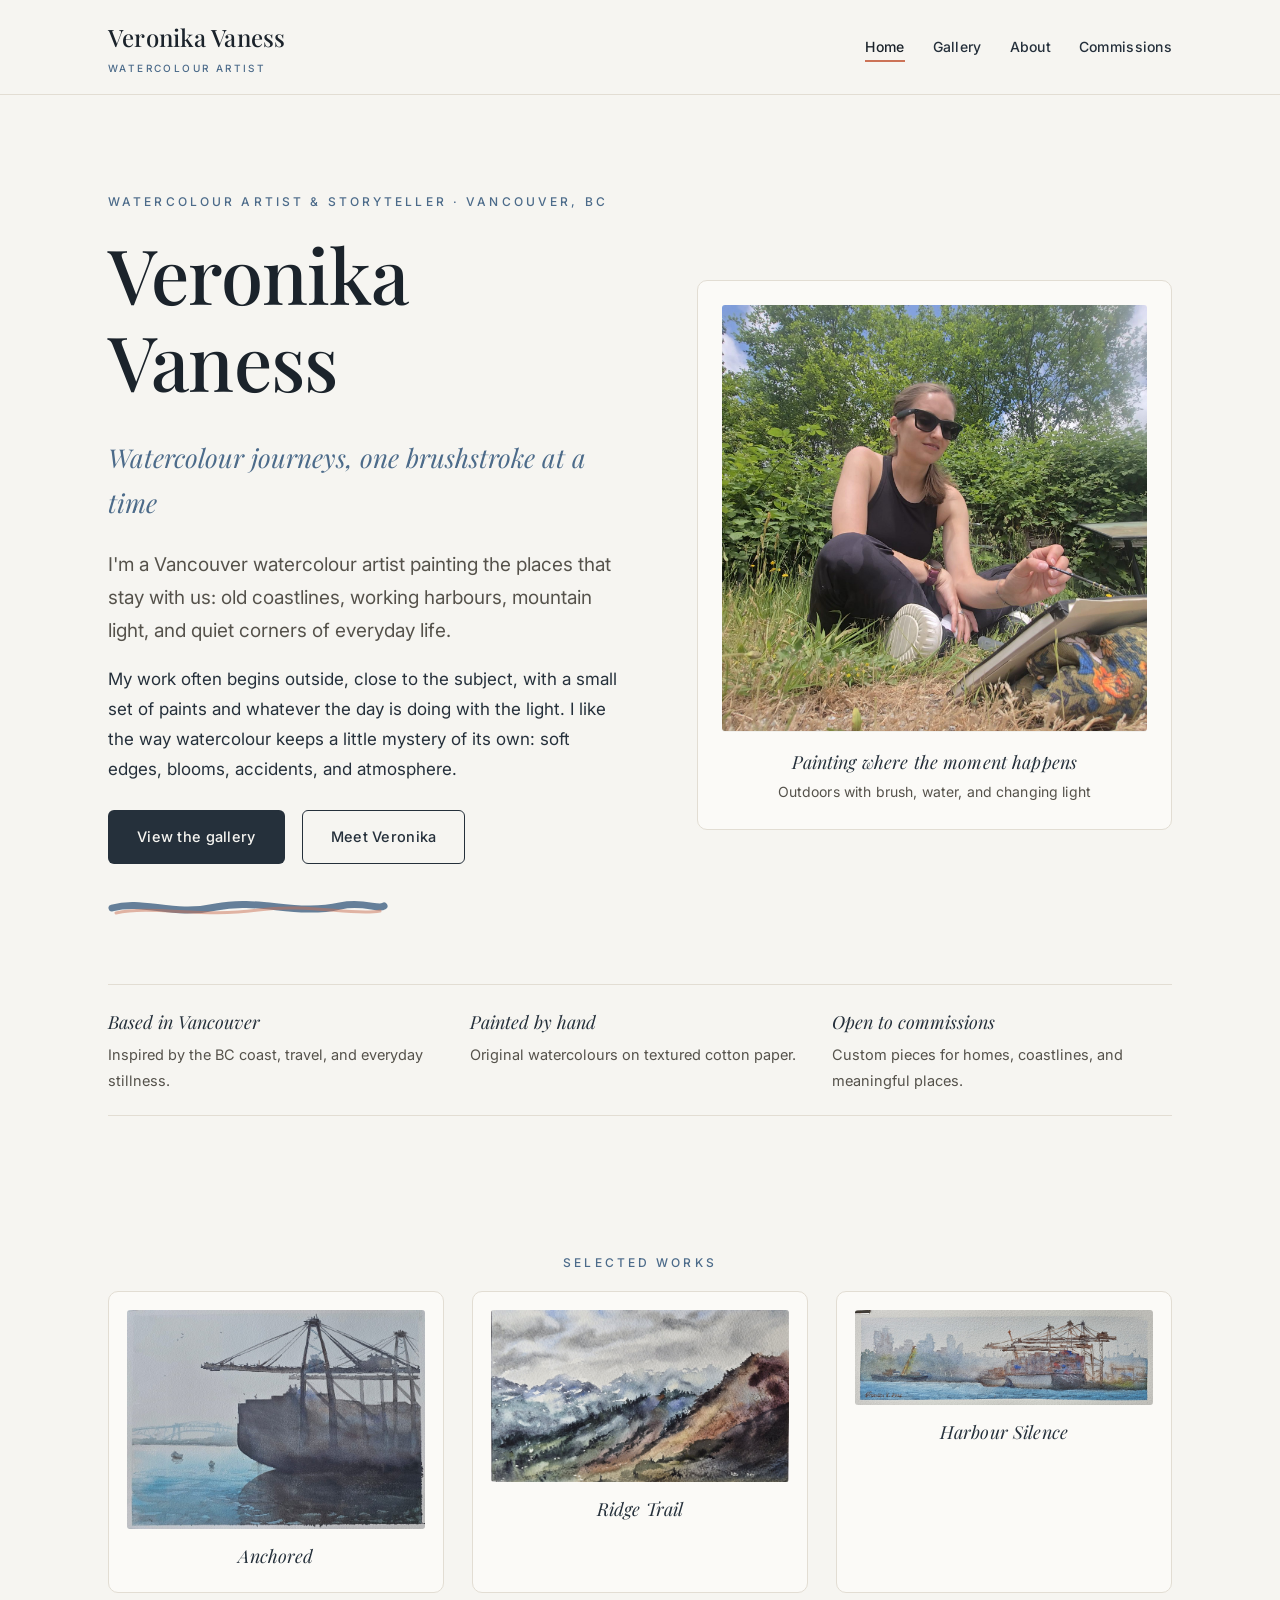
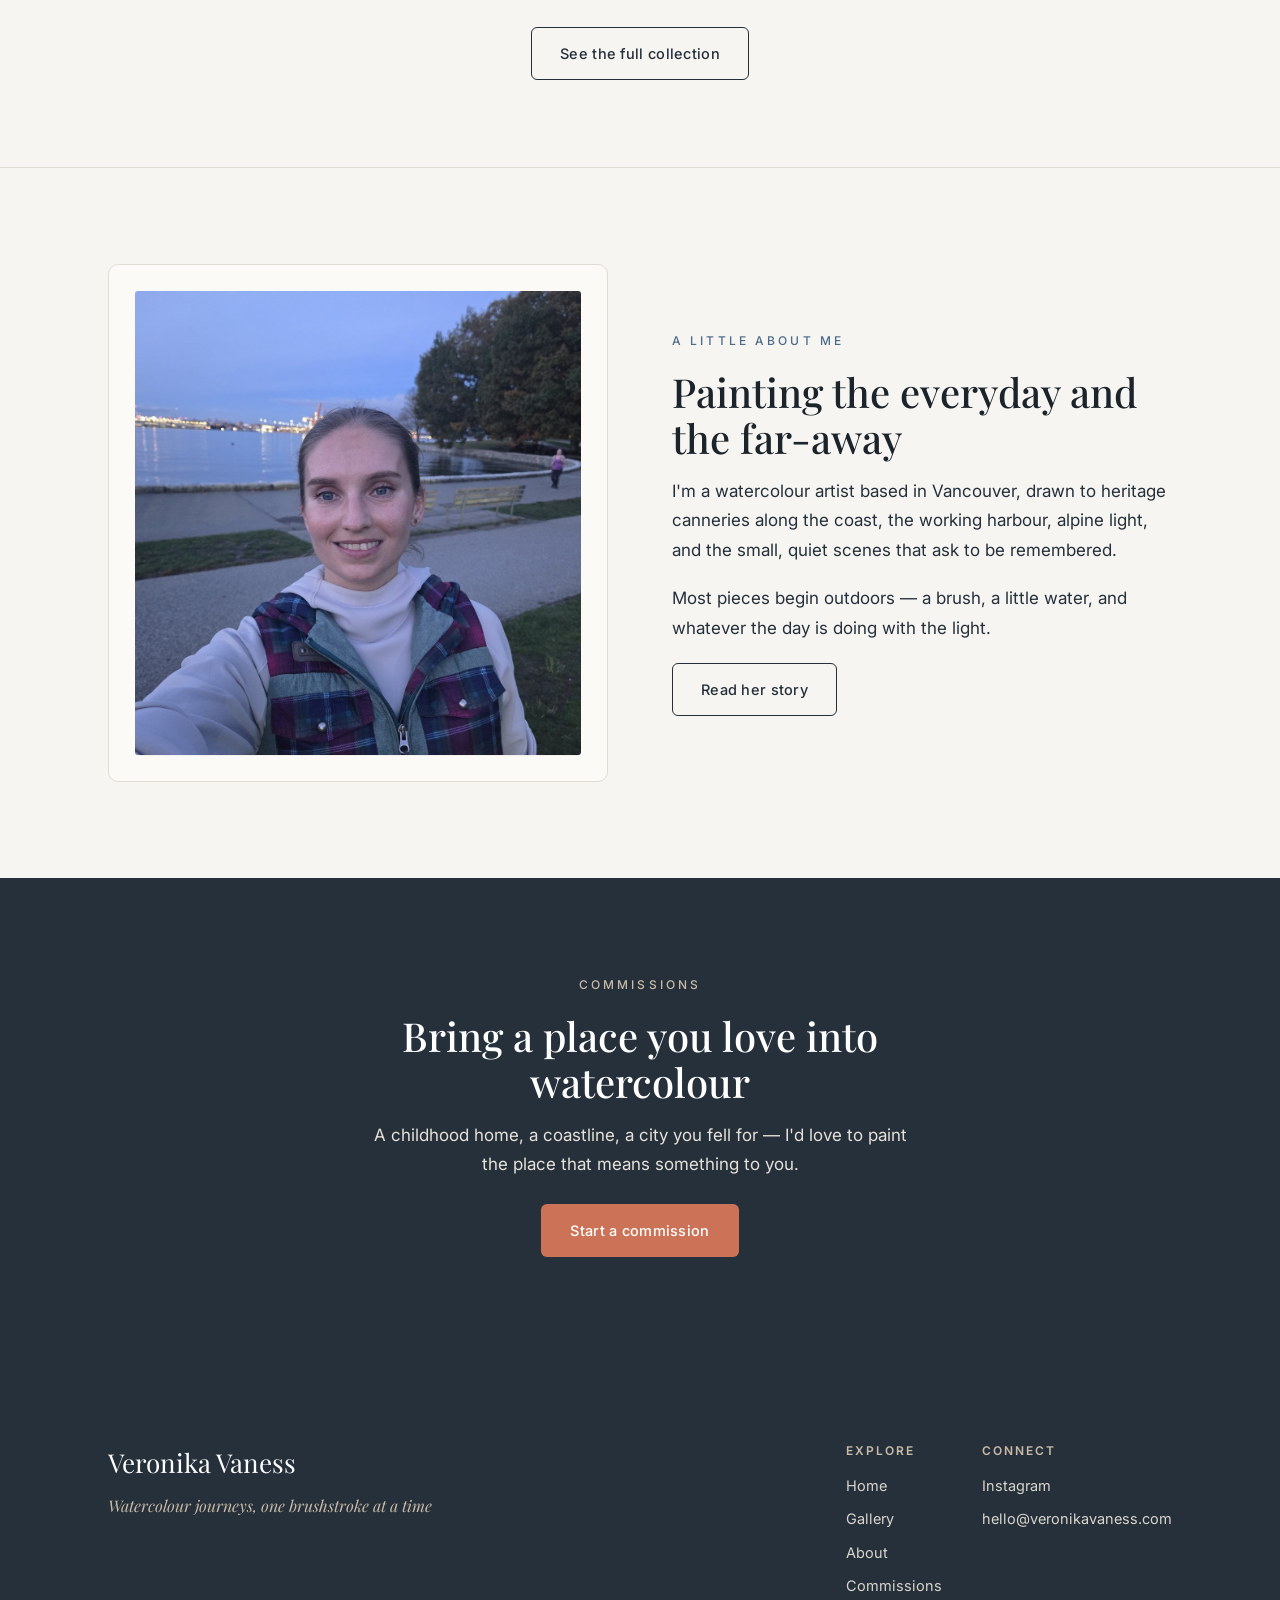
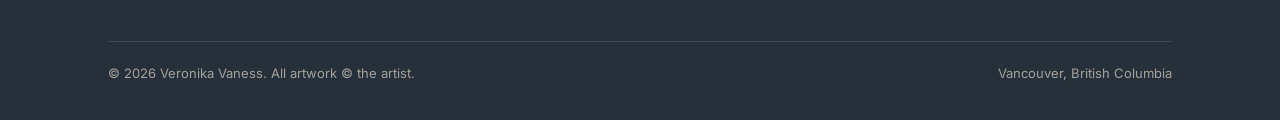
<file: index.html>
<!DOCTYPE html>
<html lang="en">
<head>
<meta charset="UTF-8">
<meta name="viewport" content="width=device-width, initial-scale=1.0">
<title>Veronika Vaness — Watercolour Artist & Storyteller</title>
<meta name="description" content="Atmospheric original watercolours by Veronika Vaness — heritage coastlines, working harbours, alpine mornings, and quiet everyday scenes. Based in Vancouver, BC.">
<link rel="canonical" href="https://veronikavaness.com/">
<meta property="og:type" content="website">
<meta property="og:title" content="Veronika Vaness — Watercolour Artist & Storyteller">
<meta property="og:description" content="Watercolour journeys, one brushstroke at a time. Original watercolours from Vancouver, BC.">
<meta property="og:url" content="https://veronikavaness.com/">
<meta property="og:image" content="https://veronikavaness.com/assets/img/og-image.jpg">
<meta name="twitter:card" content="summary_large_image">
<link rel="icon" href="favicon.svg" type="image/svg+xml">
<link rel="preconnect" href="https://fonts.googleapis.com">
<link rel="preconnect" href="https://fonts.gstatic.com" crossorigin>
<link rel="stylesheet" href="https://fonts.googleapis.com/css2?family=Playfair+Display:ital,wght@0,400;0,500;0,600;1,400;1,500&family=Inter:wght@400;500;600&display=swap">
<link rel="stylesheet" href="assets/css/style.css">
<!-- Cloudflare Web Analytics --><script type="module" src="https://static.cloudflareinsights.com/beacon.min.js" data-cf-beacon='{"token":"245e88d8e76a442f9f0cc86c44ba4520"}'></script><!-- End Cloudflare Web Analytics -->
</head>
<body>
<a class="skip" href="#main">Skip to content</a>

<header class="site-header">
  <nav class="nav" aria-label="Primary">
    <a class="brand" href="index.html">Veronika Vaness<small>Watercolour Artist</small></a>
    <ul class="nav-links">
      <li><a href="index.html" aria-current="page">Home</a></li>
      <li><a href="gallery.html">Gallery</a></li>
      <li><a href="about.html">About</a></li>
      <li><a href="commissions.html">Commissions</a></li>
    </ul>
  </nav>
</header>

<main id="main">

  <!-- HERO -->
  <section class="home-hero">
    <div class="container">
      <div class="home-intro">
        <div class="home-copy">
          <p class="eyebrow">Watercolour Artist &amp; Storyteller · Vancouver, BC</p>
          <h1>Veronika Vaness</h1>
          <p class="tagline">Watercolour journeys, one brushstroke at a time</p>
          <p class="intro">I'm a Vancouver watercolour artist painting the places that stay with us: old coastlines, working harbours, mountain light, and quiet corners of everyday life.</p>
          <p>My work often begins outside, close to the subject, with a small set of paints and whatever the day is doing with the light. I like the way watercolour keeps a little mystery of its own: soft edges, blooms, accidents, and atmosphere.</p>
          <div class="hero-actions">
            <a class="btn btn-primary" href="gallery.html">View the gallery</a>
            <a class="btn btn-ghost" href="about.html">Meet Veronika</a>
          </div>
          <svg class="wash" width="280" height="26" viewBox="0 0 280 26" fill="none" xmlns="http://www.w3.org/2000/svg" aria-hidden="true">
            <path d="M4 14 C 36 5, 64 23, 108 13 C 150 4, 188 22, 232 12 C 256 7, 270 16, 276 12" stroke="#4C6B8A" stroke-width="7" stroke-linecap="round" opacity="0.85"/>
            <path d="M8 19 C 44 11, 96 24, 150 16 C 200 9, 244 22, 272 17" stroke="#CC7357" stroke-width="3" stroke-linecap="round" opacity="0.5"/>
          </svg>
        </div>
        <div class="home-media">
          <figure class="artframe">
            <img src="assets/img/veronika-home-1.jpg" width="1440" height="1440" alt="Veronika Vaness sitting outdoors with a brush and watercolour palette, painting on location" loading="eager">
            <figcaption><span class="t">Painting where the moment happens</span>Outdoors with brush, water, and changing light</figcaption>
          </figure>
        </div>
      </div>
      <div class="home-notes" aria-label="Artist highlights">
        <p><span>Based in Vancouver</span>Inspired by the BC coast, travel, and everyday stillness.</p>
        <p><span>Painted by hand</span>Original watercolours on textured cotton paper.</p>
        <p><span>Open to commissions</span>Custom pieces for homes, coastlines, and meaningful places.</p>
      </div>
    </div>
  </section>

  <!-- SELECTED WORKS -->
  <section class="section-tight">
    <div class="container">
      <p class="eyebrow center">Selected works</p>
      <div class="trio" id="selected-works" data-selected-works>
        <a href="gallery.html" aria-label="Waiting for the Tide — view in gallery">
          <figure><img src="assets/img/art-02.jpg" width="1600" height="1200" alt="Watercolour of a heritage cannery building on wooden pilings beside a marsh" loading="lazy"><figcaption><span class="t">Waiting for the Tide</span></figcaption></figure>
        </a>
        <a href="gallery.html" aria-label="Anchored — view in gallery">
          <figure><img src="assets/img/art-04.jpg" width="1600" height="1173" alt="Moody watercolour of harbour gantry cranes silhouetted over calm water" loading="lazy"><figcaption><span class="t">Anchored</span></figcaption></figure>
        </a>
        <a href="gallery.html" aria-label="Last Snow — view in gallery">
          <figure><img src="assets/img/art-05.jpg" width="1600" height="747" alt="Panoramic watercolour of snow-capped mountains, a glacier, and a warm rocky foreground" loading="lazy"><figcaption><span class="t">Last Snow</span></figcaption></figure>
        </a>
      </div>
      <p class="center" style="margin-top:34px;"><a class="btn btn-ghost" href="gallery.html">See the full collection</a></p>
    </div>
  </section>

  <hr class="divider">

  <!-- ABOUT TEASER -->
  <section>
    <div class="container">
      <div class="split">
        <div class="split-media">
          <figure class="artframe">
            <img src="assets/img/veronika-about-2.jpg" width="1100" height="1143" alt="Portrait of watercolour artist Veronika Vaness by the water in Vancouver" loading="lazy">
          </figure>
        </div>
        <div class="split-body">
          <p class="eyebrow">A little about me</p>
          <h2>Painting the everyday and the far-away</h2>
          <p>I'm a watercolour artist based in Vancouver, drawn to heritage canneries along the coast, the working harbour, alpine light, and the small, quiet scenes that ask to be remembered.</p>
          <p>Most pieces begin outdoors — a brush, a little water, and whatever the day is doing with the light.</p>
          <a class="btn btn-ghost" href="about.html">Read her story</a>
        </div>
      </div>
    </div>
  </section>

  <!-- COMMISSION BAND -->
  <section class="band">
    <div class="container narrow">
      <p class="eyebrow">Commissions</p>
      <h2>Bring a place you love into watercolour</h2>
      <p>A childhood home, a coastline, a city you fell for — I'd love to paint the place that means something to you.</p>
      <p style="margin-top:24px;"><a class="btn btn-accent" href="commissions.html">Start a commission</a></p>
    </div>
  </section>

</main>

<footer class="site-footer">
  <div class="container">
    <div class="foot-top">
      <div class="foot-brand">
        <div class="fmark">Veronika Vaness</div>
        <div class="ftag">Watercolour journeys, one brushstroke at a time</div>
      </div>
      <div class="foot-links">
        <div class="foot-col">
          <h5>Explore</h5>
          <ul>
            <li><a href="index.html">Home</a></li>
            <li><a href="gallery.html">Gallery</a></li>
            <li><a href="about.html">About</a></li>
            <li><a href="commissions.html">Commissions</a></li>
          </ul>
        </div>
        <div class="foot-col">
          <h5>Connect</h5>
          <ul>
            <li><a href="https://www.instagram.com/veronikavaness/" target="_blank" rel="noopener">Instagram</a></li>
            <li><a href="mailto:hello@veronikavaness.com">hello@veronikavaness.com</a></li>
          </ul>
        </div>
      </div>
    </div>
    <div class="foot-bottom">
      <span>© 2026 Veronika Vaness. All artwork © the artist.</span>
      <span>Vancouver, British Columbia</span>
    </div>
  </div>
</footer>

<script>
  const selectedWorks = [
    {
      title: 'Waiting for the Tide',
      src: 'assets/img/art-02.jpg',
      width: 1600,
      height: 1200,
      alt: 'Watercolour of a heritage cannery building on wooden pilings beside a marsh'
    },
    {
      title: 'Quite Water',
      src: 'assets/img/art-03.jpg',
      width: 1600,
      height: 1107,
      alt: 'Atmospheric watercolour of a rope swing hanging from misty trees over water'
    },
    {
      title: 'Anchored',
      src: 'assets/img/art-04.jpg',
      width: 1600,
      height: 1173,
      alt: 'Moody watercolour of harbour gantry cranes silhouetted over calm water'
    },
    {
      title: 'Last Snow',
      src: 'assets/img/art-05.jpg',
      width: 1600,
      height: 747,
      alt: 'Panoramic watercolour of snow-capped mountains, a glacier, and a warm rocky foreground'
    },
    {
      title: 'Ridge Trail',
      src: 'assets/img/art-09.jpg',
      width: 1600,
      height: 923,
      alt: 'Watercolour mountain ridge trail view from High Note Trail on Whistler mountain'
    },
    {
      title: 'Beaver Lake Reflections',
      src: 'assets/img/art-10.jpg',
      width: 1600,
      height: 1026,
      alt: 'Watercolour of Beaver Lake in Stanley Park with warm autumn reflections'
    },
    {
      title: 'Harbour Silence',
      src: 'assets/img/art-11.jpg',
      width: 1600,
      height: 512,
      alt: 'Panoramic watercolour of Vancouver harbour with container cranes, a cargo ship, blue water, and a hazy city skyline'
    },
    {
      title: 'City in the Making',
      src: 'assets/img/art-12.jpg',
      width: 1113,
      height: 1600,
      alt: 'Vertical watercolour of a construction crane rising between city buildings and dense green trees'
    },
    {
      title: 'Suspended',
      src: 'assets/img/art-13.jpg',
      width: 1600,
      height: 1210,
      alt: 'Watercolour of a red gondola suspended beneath angular blue lift towers and cables among evergreen trees'
    },
    {
      title: 'Between the Branches',
      src: 'assets/img/art-06.jpg',
      width: 1200,
      height: 1600,
      alt: 'Watercolour of a child on a rope swing beneath a large tree in warm earth tones'
    },
    {
      title: 'Calm Before Depature',
      src: 'assets/img/art-07.jpg',
      width: 1068,
      height: 1600,
      alt: 'Atmospheric vertical watercolour of a small boat moored below misty harbour buildings and birds'
    },
    {
      title: 'Silent Stones',
      src: 'assets/img/art-08.jpg',
      width: 1600,
      height: 515,
      alt: 'Panoramic watercolour of ancient stone pyramids and small figures in warm afternoon light'
    }
  ];

  const selectedWorksGrid = document.querySelector('[data-selected-works]');

  if (selectedWorksGrid) {
    const selected = pickSelectedWorks(selectedWorks, 3);
    selectedWorksGrid.replaceChildren(...selected.map(createSelectedWorkCard));
  }

  function pickSelectedWorks(items, count) {
    const shuffled = shuffleWorks(items);
    let selected = shuffled.slice(0, count);
    const selectedKey = selected.map((item) => item.title).join('|');
    const lastKey = getLastSelectedWorks();

    if (selectedKey === lastKey && shuffled.length > count) {
      selected = [...selected.slice(1), shuffled[count]];
    }

    setLastSelectedWorks(selected.map((item) => item.title).join('|'));
    return selected;
  }

  function shuffleWorks(items) {
    const shuffled = [...items];

    for (let index = shuffled.length - 1; index > 0; index -= 1) {
      const randomIndex = Math.floor(Math.random() * (index + 1));
      [shuffled[index], shuffled[randomIndex]] = [shuffled[randomIndex], shuffled[index]];
    }

    return shuffled;
  }

  function getLastSelectedWorks() {
    try {
      return sessionStorage.getItem('selectedWorks');
    } catch {
      return '';
    }
  }

  function setLastSelectedWorks(value) {
    try {
      sessionStorage.setItem('selectedWorks', value);
    } catch {
      // The random selection still works if session storage is unavailable.
    }
  }

  function createSelectedWorkCard(work) {
    const link = document.createElement('a');
    link.href = 'gallery.html';
    link.setAttribute('aria-label', `${work.title} - view in gallery`);

    const figure = document.createElement('figure');
    const image = document.createElement('img');
    image.src = work.src;
    image.width = work.width;
    image.height = work.height;
    image.alt = work.alt;
    image.loading = 'lazy';

    const caption = document.createElement('figcaption');
    const title = document.createElement('span');
    title.className = 't';
    title.textContent = work.title;

    caption.append(title);
    figure.append(image, caption);
    link.append(figure);
    return link;
  }
</script>

</body>
</html>
</file>
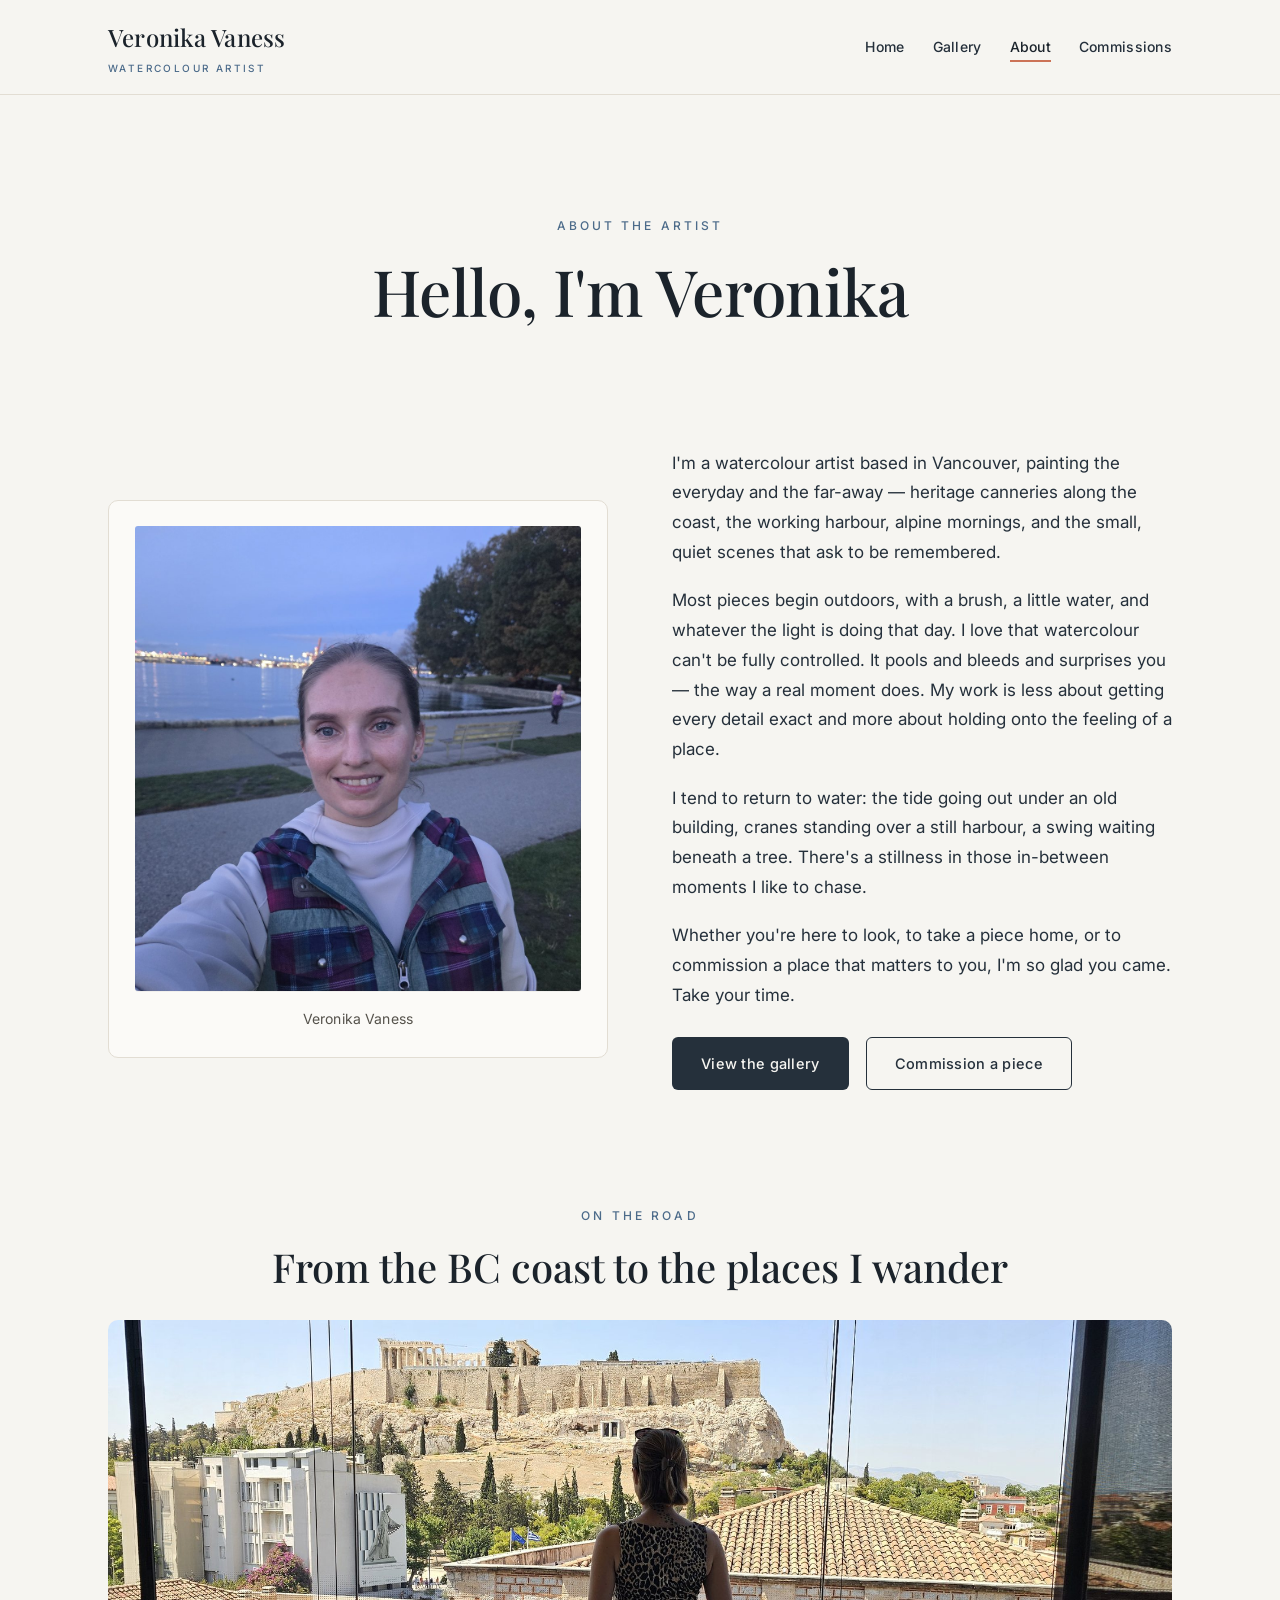
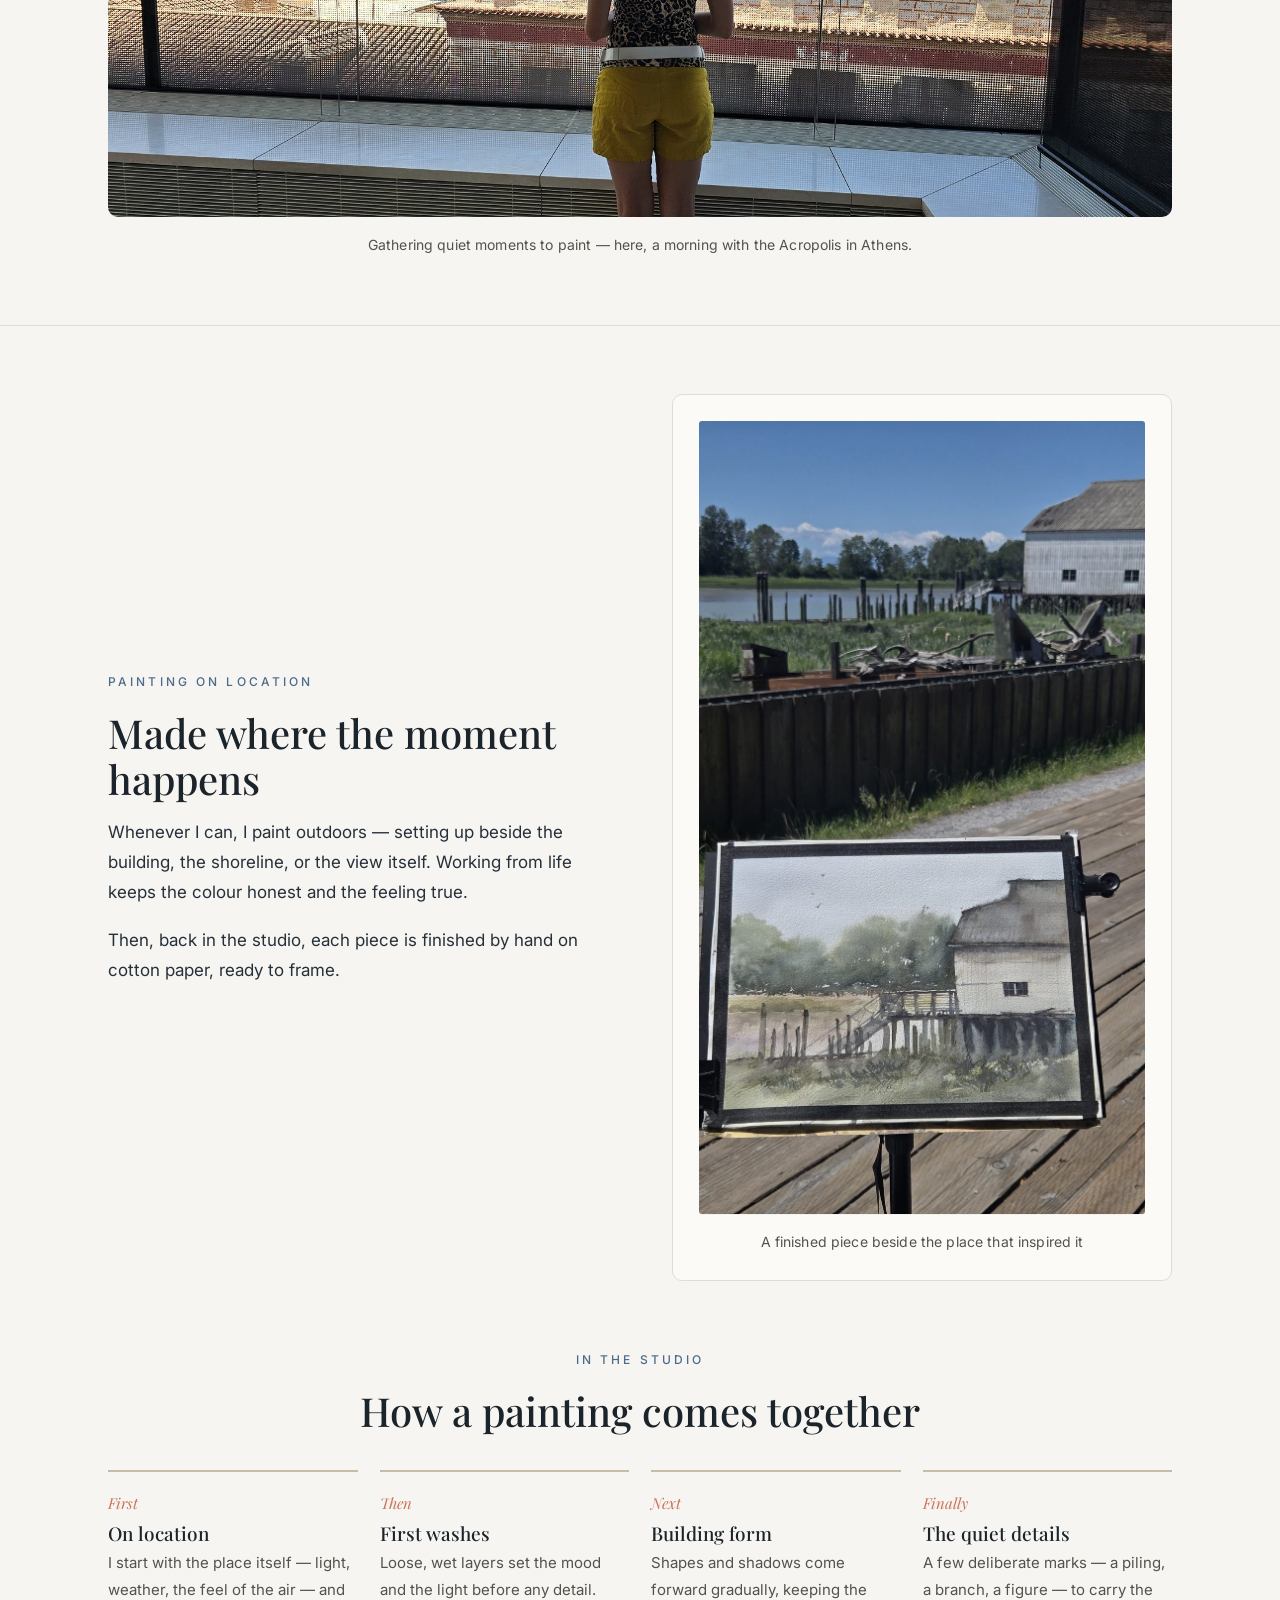
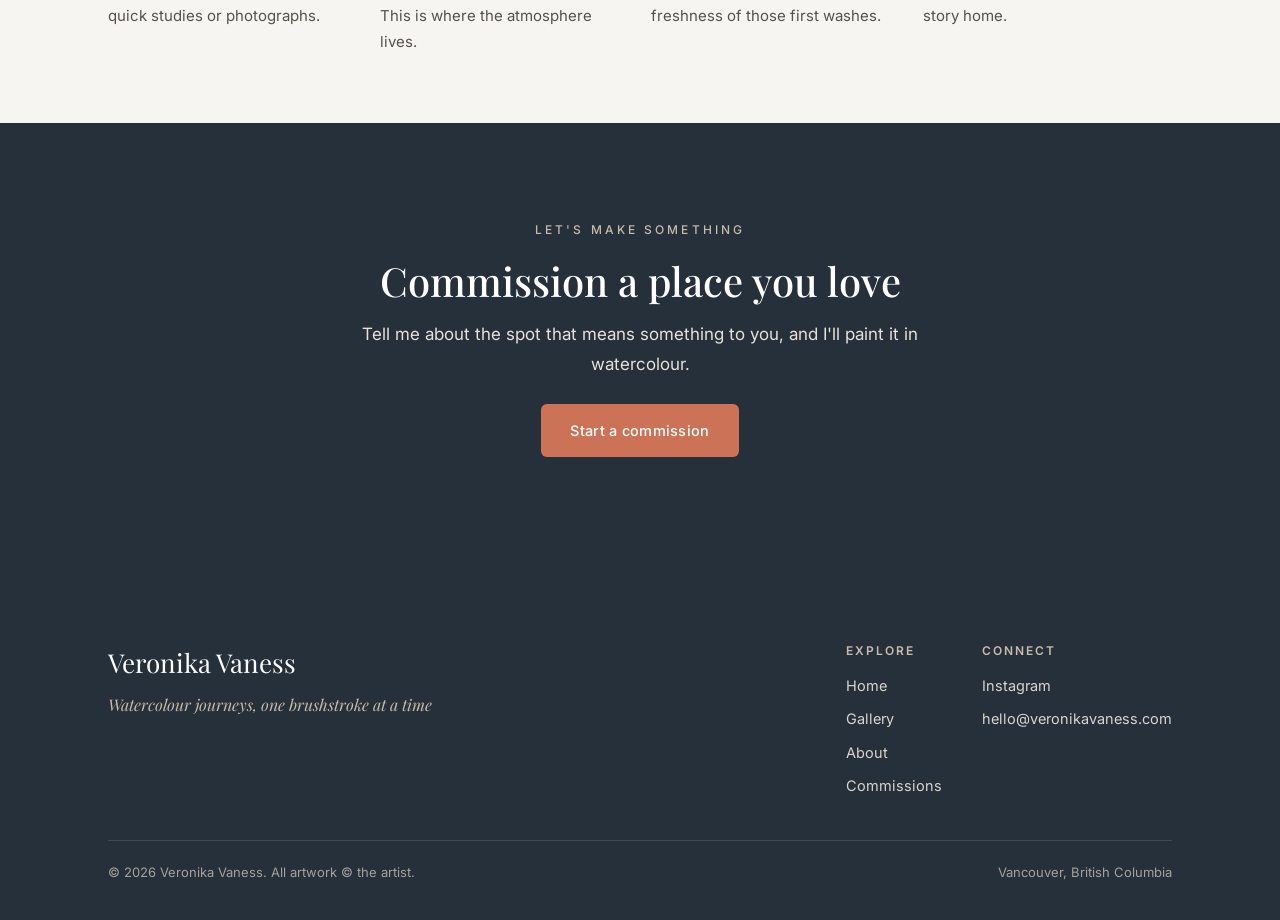
<file: about.html>
<!DOCTYPE html>
<html lang="en">
<head>
<meta charset="UTF-8">
<meta name="viewport" content="width=device-width, initial-scale=1.0">
<title>About — Veronika Vaness</title>
<meta name="description" content="Meet Veronika Vaness, a Vancouver watercolour artist painting heritage coastlines, harbours, mountains, and quiet everyday moments.">
<link rel="canonical" href="https://veronikavaness.com/about.html">
<meta property="og:type" content="profile">
<meta property="og:title" content="About — Veronika Vaness">
<meta property="og:description" content="A Vancouver watercolour artist and storyteller.">
<meta property="og:url" content="https://veronikavaness.com/about.html">
<meta property="og:image" content="https://veronikavaness.com/assets/img/og-image.jpg">
<meta name="twitter:card" content="summary_large_image">
<link rel="icon" href="favicon.svg" type="image/svg+xml">
<link rel="preconnect" href="https://fonts.googleapis.com">
<link rel="preconnect" href="https://fonts.gstatic.com" crossorigin>
<link rel="stylesheet" href="https://fonts.googleapis.com/css2?family=Playfair+Display:ital,wght@0,400;0,500;0,600;1,400;1,500&family=Inter:wght@400;500;600&display=swap">
<link rel="stylesheet" href="assets/css/style.css">
<!-- Cloudflare Web Analytics --><script type="module" src="https://static.cloudflareinsights.com/beacon.min.js" data-cf-beacon='{"token":"245e88d8e76a442f9f0cc86c44ba4520"}'></script><!-- End Cloudflare Web Analytics -->
</head>
<body>
<a class="skip" href="#main">Skip to content</a>

<header class="site-header">
  <nav class="nav" aria-label="Primary">
    <a class="brand" href="index.html">Veronika Vaness<small>Watercolour Artist</small></a>
    <ul class="nav-links">
      <li><a href="index.html">Home</a></li>
      <li><a href="gallery.html">Gallery</a></li>
      <li><a href="about.html" aria-current="page">About</a></li>
      <li><a href="commissions.html">Commissions</a></li>
    </ul>
  </nav>
</header>

<main id="main">

  <section class="hero" style="padding-bottom:0;">
    <div class="container narrow">
      <p class="eyebrow">About the artist</p>
      <h1>Hello, I'm Veronika</h1>
    </div>
  </section>

  <section>
    <div class="container">
      <div class="split">
        <div class="split-media">
          <figure class="artframe">
            <img src="assets/img/veronika-about-2.jpg" width="1100" height="1143" alt="Portrait of watercolour artist Veronika Vaness by the water in Vancouver" loading="eager">
            <figcaption>Veronika Vaness</figcaption>
          </figure>
        </div>
        <div class="split-body">
          <p>I'm a watercolour artist based in Vancouver, painting the everyday and the far-away — heritage canneries along the coast, the working harbour, alpine mornings, and the small, quiet scenes that ask to be remembered.</p>
          <p>Most pieces begin outdoors, with a brush, a little water, and whatever the light is doing that day. I love that watercolour can't be fully controlled. It pools and bleeds and surprises you — the way a real moment does. My work is less about getting every detail exact and more about holding onto the feeling of a place.</p>
          <p>I tend to return to water: the tide going out under an old building, cranes standing over a still harbour, a swing waiting beneath a tree. There's a stillness in those in-between moments I like to chase.</p>
          <p>Whether you're here to look, to take a piece home, or to commission a place that matters to you, I'm so glad you came. Take your time.</p>
          <p style="margin-top:26px;">
            <a class="btn btn-primary" href="gallery.html">View the gallery</a>
            <a class="btn btn-ghost" href="commissions.html">Commission a piece</a>
          </p>
        </div>
      </div>
    </div>
  </section>

  <!-- TRAVEL / STORY BAND -->
  <section class="section-tight" style="padding-top:0;">
    <div class="container">
      <p class="eyebrow center">On the road</p>
      <h2 class="center" style="margin-bottom:30px;">From the BC coast to the places I wander</h2>
      <figure class="storyshot">
        <img src="assets/img/veronika-travel.jpg" width="1800" height="841" alt="Veronika looking out over the Acropolis in Athens, Greece" loading="lazy">
        <figcaption>Gathering quiet moments to paint — here, a morning with the Acropolis in Athens.</figcaption>
      </figure>
    </div>
  </section>

  <hr class="divider">

  <!-- IN THE STUDIO -->
  <section class="section-tight">
    <div class="container">
      <div class="split reverse" style="margin-bottom:clamp(40px,6vw,68px);">
        <div class="split-media">
          <figure class="artframe">
            <img src="assets/img/art-01.jpg" width="901" height="1600" alt="A finished framed watercolour of a heritage cannery, shown on an easel beside the real building it depicts" loading="lazy">
            <figcaption>A finished piece beside the place that inspired it</figcaption>
          </figure>
        </div>
        <div class="split-body">
          <p class="eyebrow">Painting on location</p>
          <h2>Made where the moment happens</h2>
          <p>Whenever I can, I paint outdoors — setting up beside the building, the shoreline, or the view itself. Working from life keeps the colour honest and the feeling true.</p>
          <p>Then, back in the studio, each piece is finished by hand on cotton paper, ready to frame.</p>
        </div>
      </div>

      <p class="eyebrow center">In the studio</p>
      <h2 class="center" style="margin-bottom:36px;">How a painting comes together</h2>
      <div class="steps">
        <div class="step">
          <div class="n">First</div>
          <h3>On location</h3>
          <p>I start with the place itself — light, weather, the feel of the air — and quick studies or photographs.</p>
        </div>
        <div class="step">
          <div class="n">Then</div>
          <h3>First washes</h3>
          <p>Loose, wet layers set the mood and the light before any detail. This is where the atmosphere lives.</p>
        </div>
        <div class="step">
          <div class="n">Next</div>
          <h3>Building form</h3>
          <p>Shapes and shadows come forward gradually, keeping the freshness of those first washes.</p>
        </div>
        <div class="step">
          <div class="n">Finally</div>
          <h3>The quiet details</h3>
          <p>A few deliberate marks — a piling, a branch, a figure — to carry the story home.</p>
        </div>
      </div>
    </div>
  </section>

  <section class="band">
    <div class="container narrow">
      <p class="eyebrow">Let's make something</p>
      <h2>Commission a place you love</h2>
      <p>Tell me about the spot that means something to you, and I'll paint it in watercolour.</p>
      <p style="margin-top:24px;"><a class="btn btn-accent" href="commissions.html">Start a commission</a></p>
    </div>
  </section>

</main>

<footer class="site-footer">
  <div class="container">
    <div class="foot-top">
      <div class="foot-brand">
        <div class="fmark">Veronika Vaness</div>
        <div class="ftag">Watercolour journeys, one brushstroke at a time</div>
      </div>
      <div class="foot-links">
        <div class="foot-col">
          <h5>Explore</h5>
          <ul>
            <li><a href="index.html">Home</a></li>
            <li><a href="gallery.html">Gallery</a></li>
            <li><a href="about.html">About</a></li>
            <li><a href="commissions.html">Commissions</a></li>
          </ul>
        </div>
        <div class="foot-col">
          <h5>Connect</h5>
          <ul>
            <li><a href="https://www.instagram.com/veronikavaness/" target="_blank" rel="noopener">Instagram</a></li>
            <li><a href="mailto:hello@veronikavaness.com">hello@veronikavaness.com</a></li>
          </ul>
        </div>
      </div>
    </div>
    <div class="foot-bottom">
      <span>© 2026 Veronika Vaness. All artwork © the artist.</span>
      <span>Vancouver, British Columbia</span>
    </div>
  </div>
</footer>

</body>
</html>
</file>
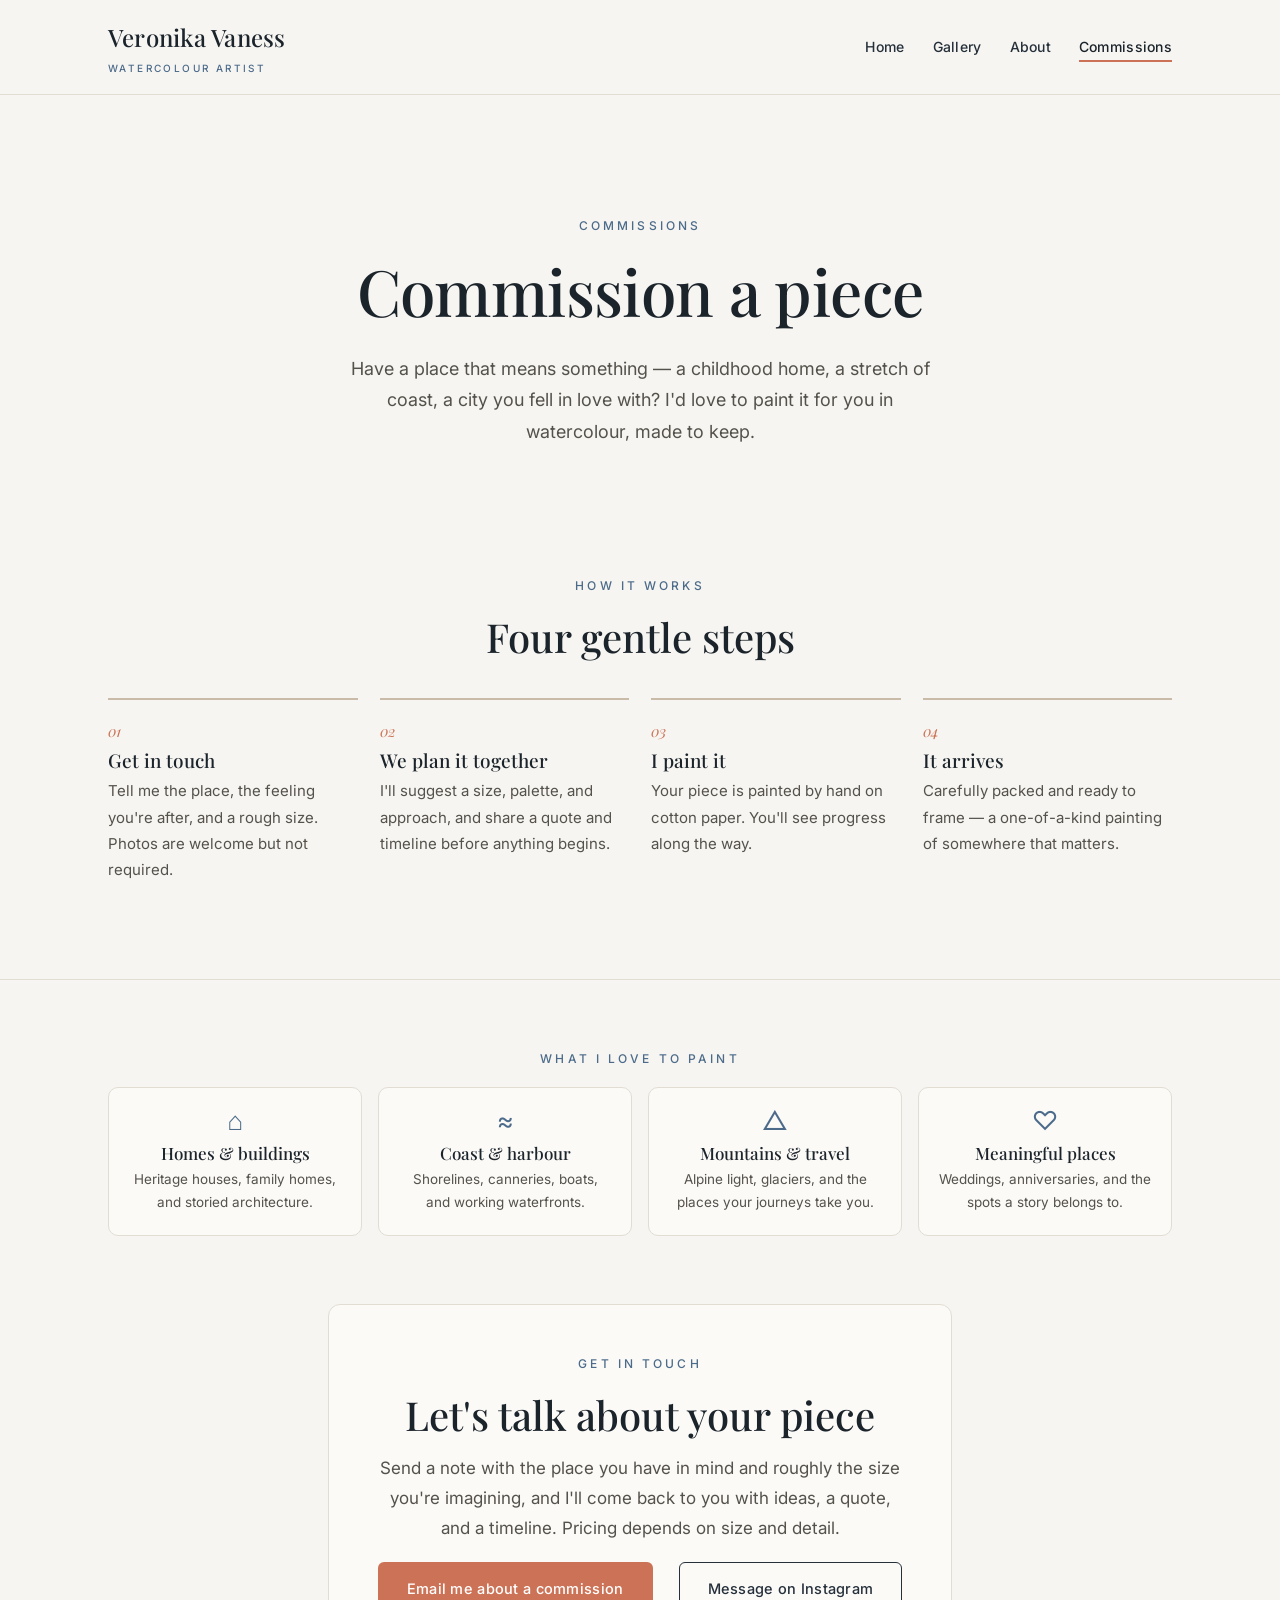
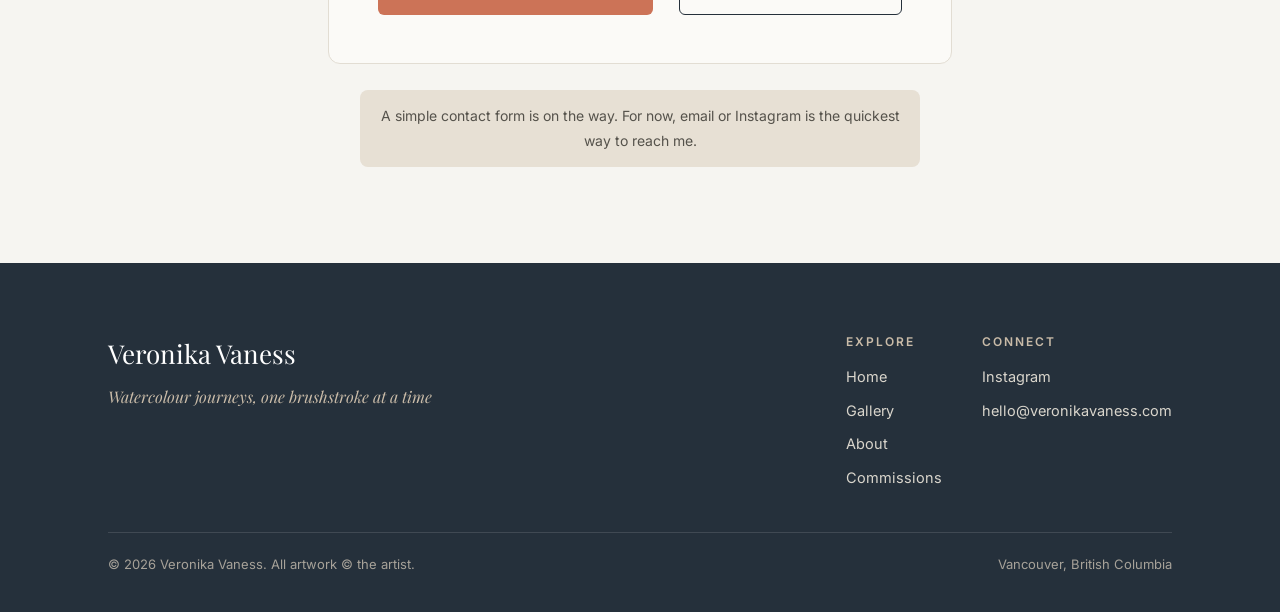
<file: commissions.html>
<!DOCTYPE html>
<html lang="en">
<head>
<meta charset="UTF-8">
<meta name="viewport" content="width=device-width, initial-scale=1.0">
<title>Commissions & Contact — Veronika Vaness</title>
<meta name="description" content="Commission a custom watercolour from Veronika Vaness — homes, coastlines, mountains, and the places that matter to you. Get in touch for a quote.">
<link rel="canonical" href="https://veronikavaness.com/commissions.html">
<meta property="og:type" content="website">
<meta property="og:title" content="Commissions & Contact — Veronika Vaness">
<meta property="og:description" content="Commission a custom watercolour of a place you love.">
<meta property="og:url" content="https://veronikavaness.com/commissions.html">
<meta property="og:image" content="https://veronikavaness.com/assets/img/og-image.jpg">
<meta name="twitter:card" content="summary_large_image">
<link rel="icon" href="favicon.svg" type="image/svg+xml">
<link rel="preconnect" href="https://fonts.googleapis.com">
<link rel="preconnect" href="https://fonts.gstatic.com" crossorigin>
<link rel="stylesheet" href="https://fonts.googleapis.com/css2?family=Playfair+Display:ital,wght@0,400;0,500;0,600;1,400;1,500&family=Inter:wght@400;500;600&display=swap">
<link rel="stylesheet" href="assets/css/style.css">
<!-- Cloudflare Web Analytics --><script type="module" src="https://static.cloudflareinsights.com/beacon.min.js" data-cf-beacon='{"token":"245e88d8e76a442f9f0cc86c44ba4520"}'></script><!-- End Cloudflare Web Analytics -->
</head>
<body>
<a class="skip" href="#main">Skip to content</a>

<header class="site-header">
  <nav class="nav" aria-label="Primary">
    <a class="brand" href="index.html">Veronika Vaness<small>Watercolour Artist</small></a>
    <ul class="nav-links">
      <li><a href="index.html">Home</a></li>
      <li><a href="gallery.html">Gallery</a></li>
      <li><a href="about.html">About</a></li>
      <li><a href="commissions.html" aria-current="page">Commissions</a></li>
    </ul>
  </nav>
</header>

<main id="main">

  <section class="hero" style="padding-bottom:0;">
    <div class="container narrow">
      <p class="eyebrow">Commissions</p>
      <h1>Commission a piece</h1>
      <p class="intro">Have a place that means something — a childhood home, a stretch of coast, a city you fell in love with? I'd love to paint it for you in watercolour, made to keep.</p>
    </div>
  </section>

  <!-- HOW IT WORKS -->
  <section>
    <div class="container">
      <p class="eyebrow center">How it works</p>
      <h2 class="center" style="margin-bottom:38px;">Four gentle steps</h2>
      <div class="steps">
        <div class="step">
          <div class="n">01</div>
          <h3>Get in touch</h3>
          <p>Tell me the place, the feeling you're after, and a rough size. Photos are welcome but not required.</p>
        </div>
        <div class="step">
          <div class="n">02</div>
          <h3>We plan it together</h3>
          <p>I'll suggest a size, palette, and approach, and share a quote and timeline before anything begins.</p>
        </div>
        <div class="step">
          <div class="n">03</div>
          <h3>I paint it</h3>
          <p>Your piece is painted by hand on cotton paper. You'll see progress along the way.</p>
        </div>
        <div class="step">
          <div class="n">04</div>
          <h3>It arrives</h3>
          <p>Carefully packed and ready to frame — a one-of-a-kind painting of somewhere that matters.</p>
        </div>
      </div>
    </div>
  </section>

  <hr class="divider">

  <!-- WHAT I PAINT -->
  <section class="section-tight">
    <div class="container">
      <p class="eyebrow center">What I love to paint</p>
      <div class="subjects">
        <div class="subject"><div class="ic" aria-hidden="true">⌂</div><h4>Homes &amp; buildings</h4><p>Heritage houses, family homes, and storied architecture.</p></div>
        <div class="subject"><div class="ic" aria-hidden="true">≈</div><h4>Coast &amp; harbour</h4><p>Shorelines, canneries, boats, and working waterfronts.</p></div>
        <div class="subject"><div class="ic" aria-hidden="true">△</div><h4>Mountains &amp; travel</h4><p>Alpine light, glaciers, and the places your journeys take you.</p></div>
        <div class="subject"><div class="ic" aria-hidden="true">♡</div><h4>Meaningful places</h4><p>Weddings, anniversaries, and the spots a story belongs to.</p></div>
      </div>
    </div>
  </section>

  <!-- CONTACT -->
  <section style="padding-top:0;">
    <div class="container narrow">
      <div class="contact">
        <p class="eyebrow">Get in touch</p>
        <h2>Let's talk about your piece</h2>
        <p class="muted">Send a note with the place you have in mind and roughly the size you're imagining, and I'll come back to you with ideas, a quote, and a timeline. Pricing depends on size and detail.</p>
        <div class="row">
          <a class="btn btn-accent" href="mailto:hello@veronikavaness.com?subject=Commission%20enquiry&body=Hi%20Veronika%2C%0A%0AI'd%20love%20to%20commission%20a%20piece.%0A%0APlace%2Fsubject%3A%0AApproximate%20size%3A%0ATimeline%2Foccasion%3A%0A%0AThank%20you!">Email me about a commission</a>
          <a class="btn btn-ghost" href="https://www.instagram.com/veronikavaness/" target="_blank" rel="noopener">Message on Instagram</a>
        </div>
      </div>
      <p class="note center" style="max-width:560px;margin:26px auto 0;">A simple contact form is on the way. For now, email or Instagram is the quickest way to reach me.</p>
    </div>
  </section>

</main>

<footer class="site-footer">
  <div class="container">
    <div class="foot-top">
      <div class="foot-brand">
        <div class="fmark">Veronika Vaness</div>
        <div class="ftag">Watercolour journeys, one brushstroke at a time</div>
      </div>
      <div class="foot-links">
        <div class="foot-col">
          <h5>Explore</h5>
          <ul>
            <li><a href="index.html">Home</a></li>
            <li><a href="gallery.html">Gallery</a></li>
            <li><a href="about.html">About</a></li>
            <li><a href="commissions.html">Commissions</a></li>
          </ul>
        </div>
        <div class="foot-col">
          <h5>Connect</h5>
          <ul>
            <li><a href="https://www.instagram.com/veronikavaness/" target="_blank" rel="noopener">Instagram</a></li>
            <li><a href="mailto:hello@veronikavaness.com">hello@veronikavaness.com</a></li>
          </ul>
        </div>
      </div>
    </div>
    <div class="foot-bottom">
      <span>© 2026 Veronika Vaness. All artwork © the artist.</span>
      <span>Vancouver, British Columbia</span>
    </div>
  </div>
</footer>

</body>
</html>
</file>
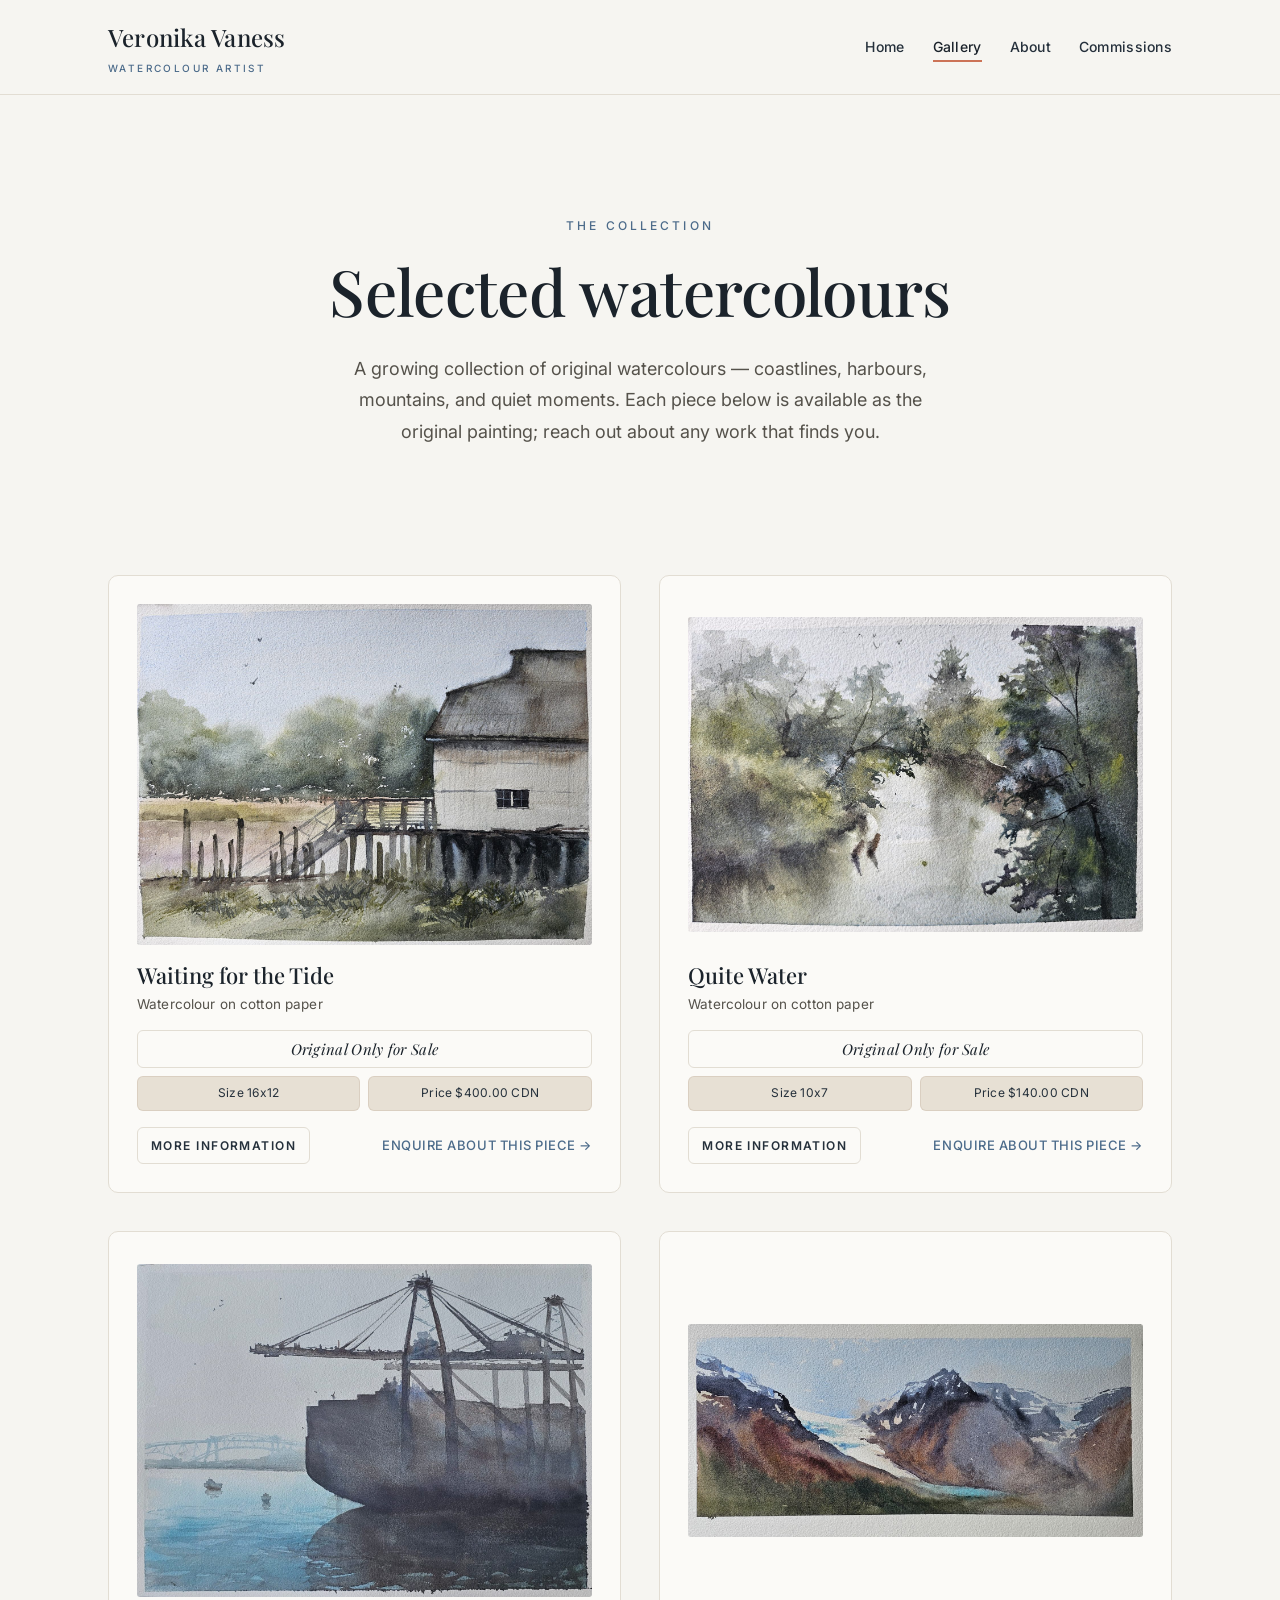
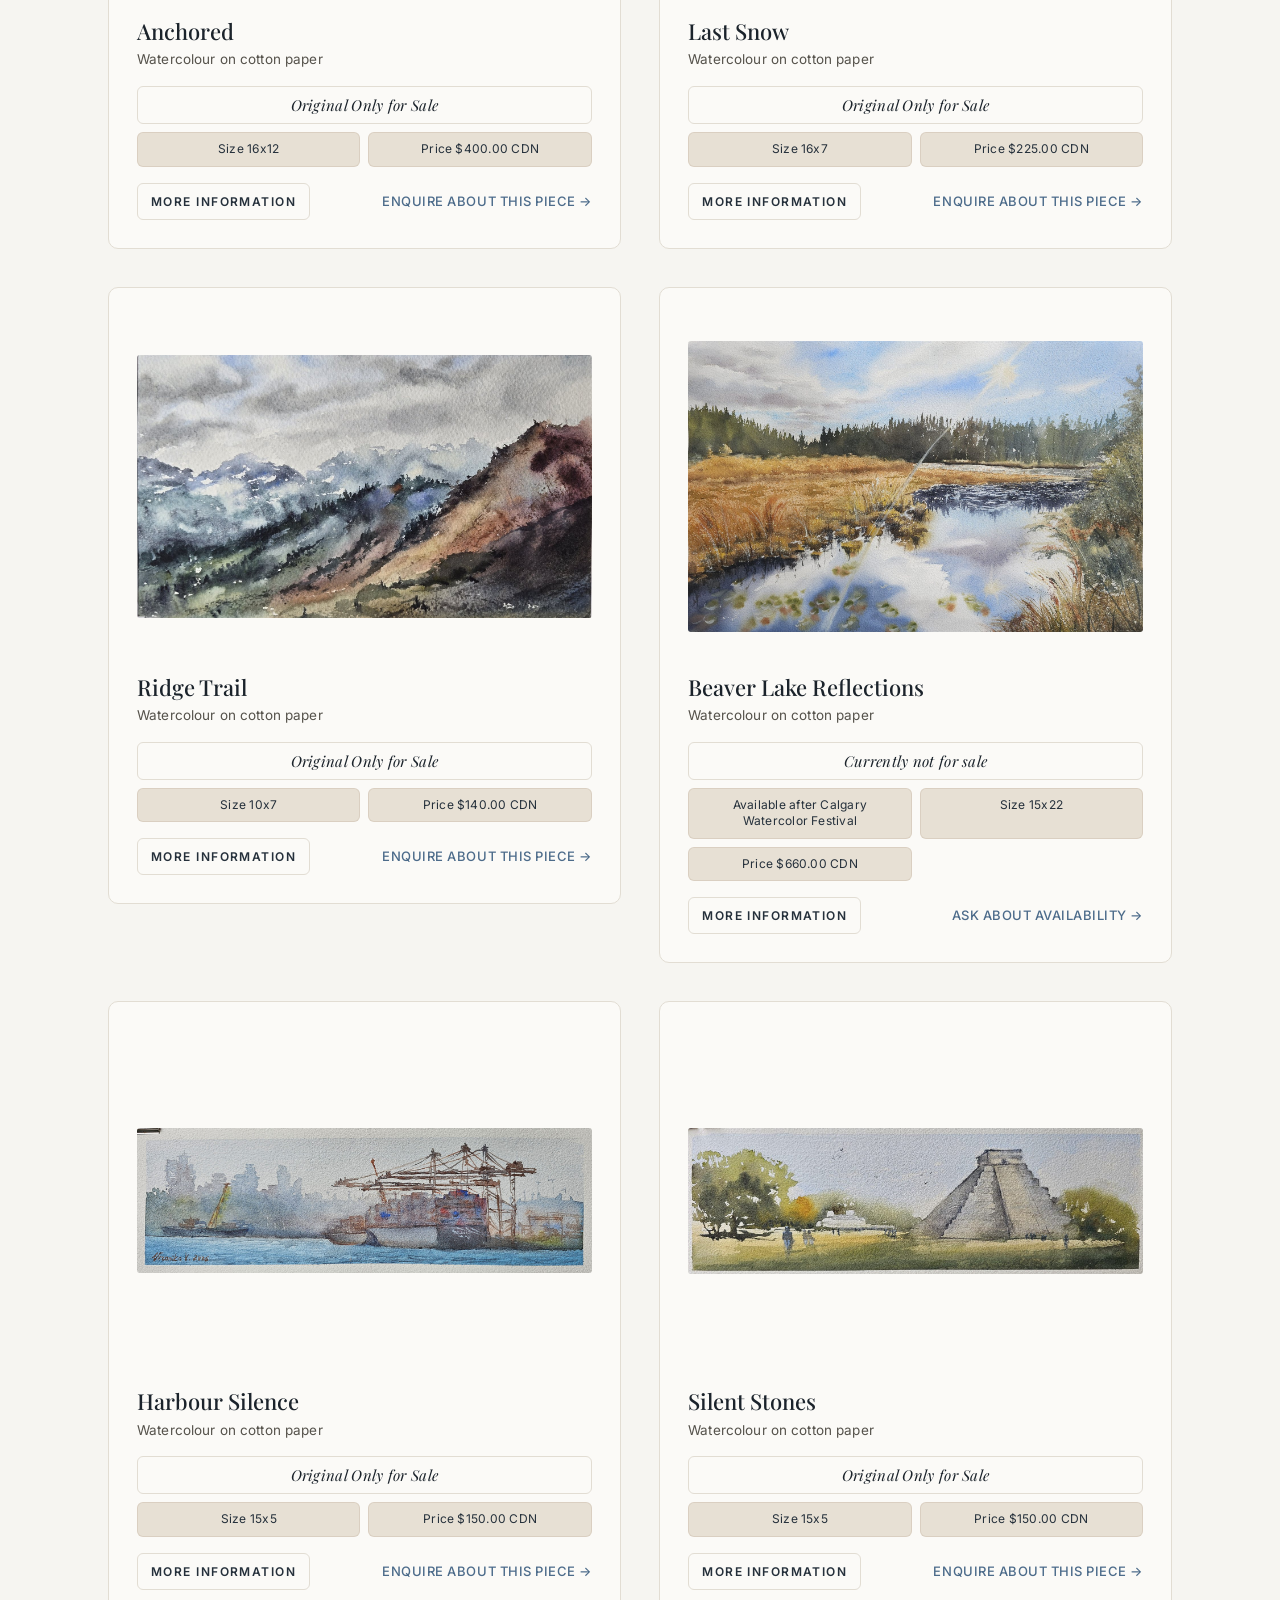
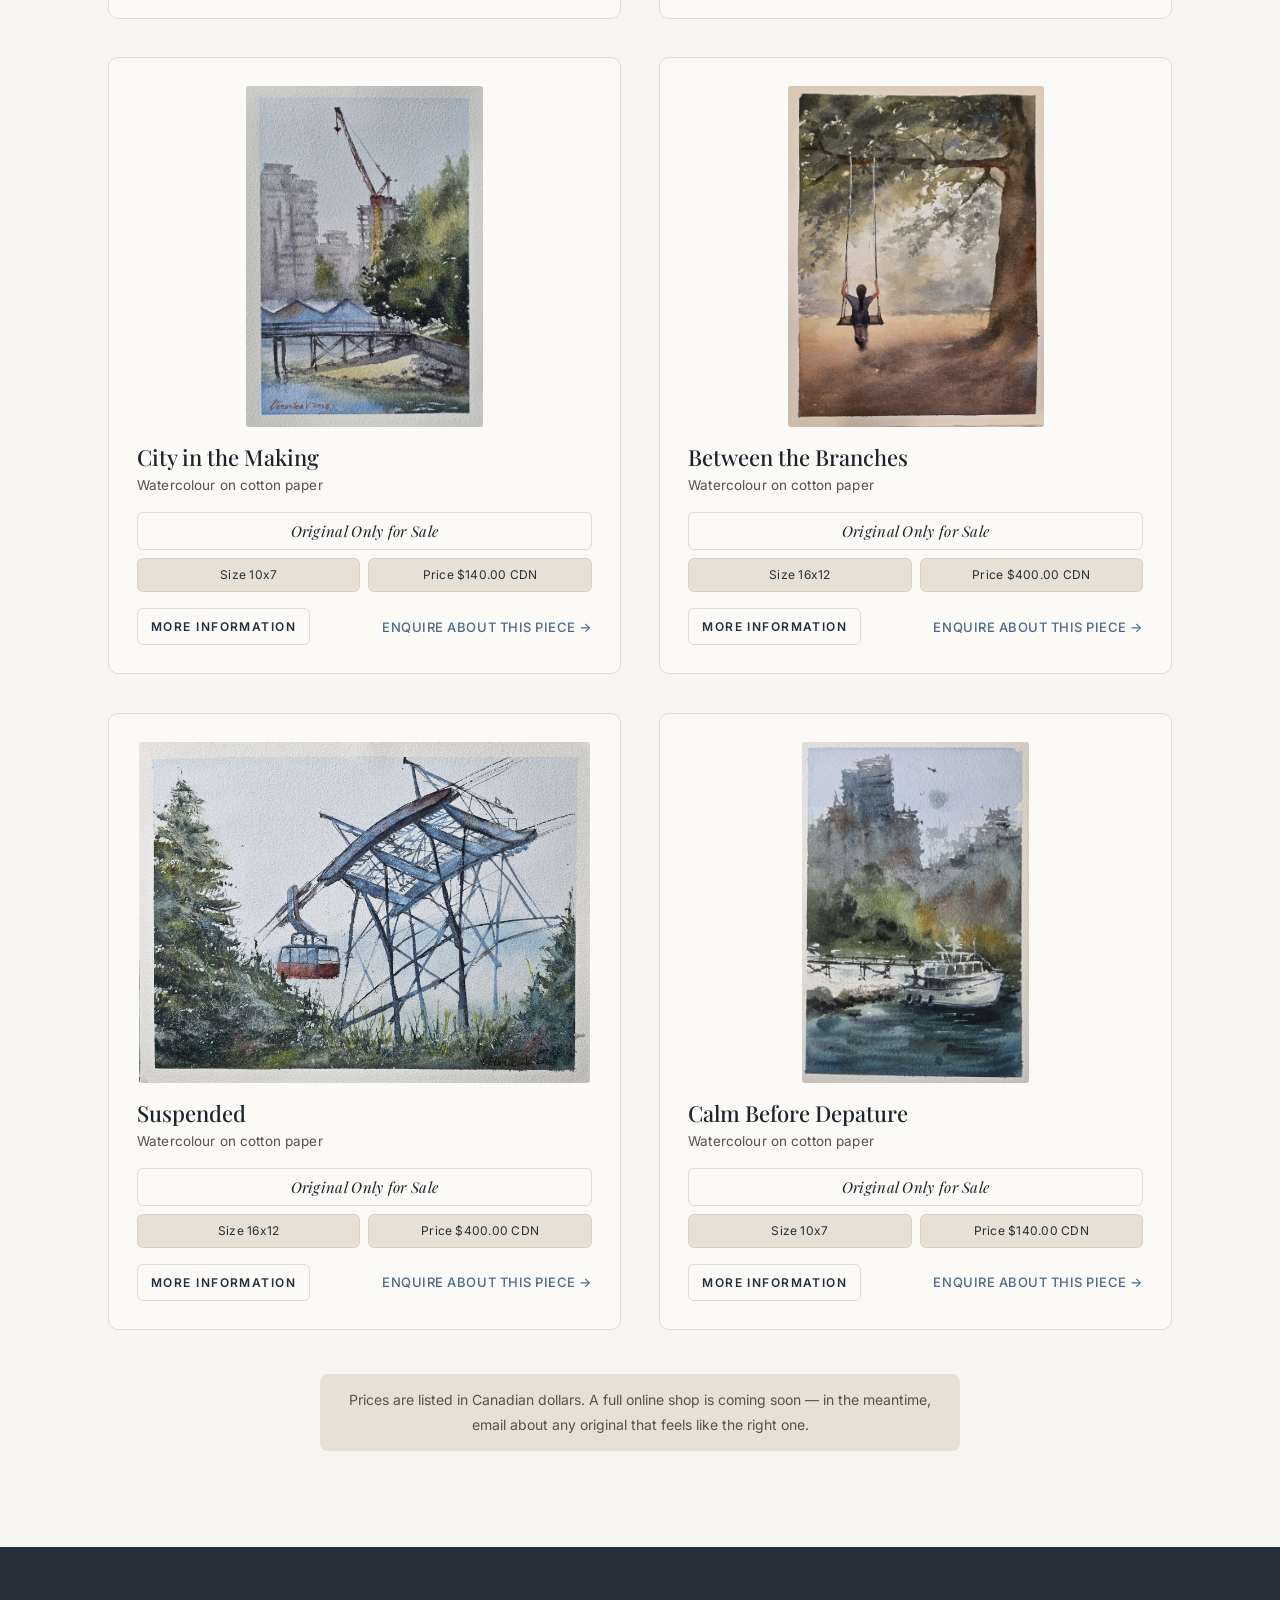
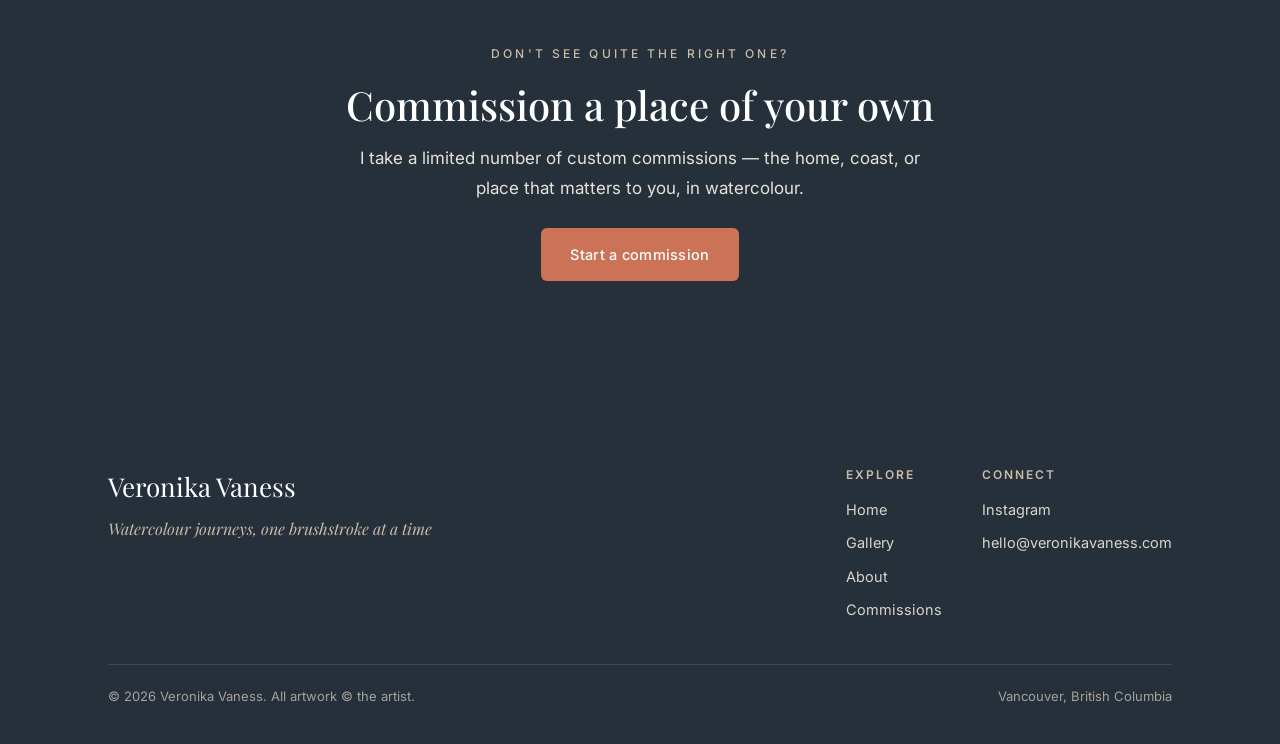
<file: gallery.html>
<!DOCTYPE html>
<html lang="en">
<head>
<meta charset="UTF-8">
<meta name="viewport" content="width=device-width, initial-scale=1.0">
<title>Gallery — Veronika Vaness</title>
<meta name="description" content="A collection of original watercolours by Veronika Vaness. Original paintings available on enquiry.">
<link rel="canonical" href="https://veronikavaness.com/gallery.html">
<meta property="og:type" content="website">
<meta property="og:title" content="Gallery — Veronika Vaness">
<meta property="og:description" content="A collection of original watercolours. Original paintings available on enquiry.">
<meta property="og:url" content="https://veronikavaness.com/gallery.html">
<meta property="og:image" content="https://veronikavaness.com/assets/img/og-image.jpg">
<meta name="twitter:card" content="summary_large_image">
<link rel="icon" href="favicon.svg" type="image/svg+xml">
<link rel="preconnect" href="https://fonts.googleapis.com">
<link rel="preconnect" href="https://fonts.gstatic.com" crossorigin>
<link rel="stylesheet" href="https://fonts.googleapis.com/css2?family=Playfair+Display:ital,wght@0,400;0,500;0,600;1,400;1,500&family=Inter:wght@400;500;600&display=swap">
<link rel="stylesheet" href="assets/css/style.css">
<!-- Cloudflare Web Analytics --><script type="module" src="https://static.cloudflareinsights.com/beacon.min.js" data-cf-beacon='{"token":"245e88d8e76a442f9f0cc86c44ba4520"}'></script><!-- End Cloudflare Web Analytics -->
</head>
<body>
<a class="skip" href="#main">Skip to content</a>

<header class="site-header">
  <nav class="nav" aria-label="Primary">
    <a class="brand" href="index.html">Veronika Vaness<small>Watercolour Artist</small></a>
    <ul class="nav-links">
      <li><a href="index.html">Home</a></li>
      <li><a href="gallery.html" aria-current="page">Gallery</a></li>
      <li><a href="about.html">About</a></li>
      <li><a href="commissions.html">Commissions</a></li>
    </ul>
  </nav>
</header>

<main id="main">

  <section class="hero" style="padding-bottom:0;">
    <div class="container narrow">
      <p class="eyebrow">The Collection</p>
      <h1>Selected watercolours</h1>
      <p class="intro">A growing collection of original watercolours — coastlines, harbours, mountains, and quiet moments. Each piece below is available as the original painting; reach out about any work that finds you.</p>
    </div>
  </section>

  <section>
    <div class="container">
      <div class="gallery">

        <figure class="piece">
          <div class="imgwrap">
            <button class="piece-image-btn" type="button" data-modal-open="waiting-tide-dialog" aria-label="More information about Waiting for the Tide">
              <img src="assets/img/art-02.jpg" width="1600" height="1200" alt="Watercolour of a heritage cannery building on wooden pilings beside a marsh, soft greens and greys" loading="lazy">
            </button>
          </div>
          <div class="meta">
            <h3>Waiting for the Tide</h3>
            <p class="spec">Watercolour on cotton paper</p>
            <ul class="piece-details" aria-label="Painting details">
              <li>Original Only for Sale</li>
              <li>Size 16x12</li>
              <li>Price $400.00 CDN</li>
            </ul>
            <div class="piece-actions">
              <button class="more-info" type="button" data-modal-open="waiting-tide-dialog">More information</button>
              <a class="enquire" href="mailto:hello@veronikavaness.com?subject=Enquiry%3A%20Waiting%20for%20the%20Tide">Enquire about this piece →</a>
            </div>
          </div>
        </figure>

        <figure class="piece">
          <div class="imgwrap">
            <button class="piece-image-btn" type="button" data-modal-open="quite-water-dialog" aria-label="More information about Quite Water">
              <img src="assets/img/art-03.jpg" width="1600" height="1107" alt="Atmospheric watercolour of a rope swing hanging from misty trees over water" loading="lazy">
            </button>
          </div>
          <div class="meta">
            <h3>Quite Water</h3>
            <p class="spec">Watercolour on cotton paper</p>
            <ul class="piece-details" aria-label="Painting details">
              <li>Original Only for Sale</li>
              <li>Size 10x7</li>
              <li>Price $140.00 CDN</li>
            </ul>
            <div class="piece-actions">
              <button class="more-info" type="button" data-modal-open="quite-water-dialog">More information</button>
              <a class="enquire" href="mailto:hello@veronikavaness.com?subject=Enquiry%3A%20Quite%20Water">Enquire about this piece →</a>
            </div>
          </div>
        </figure>

        <figure class="piece">
          <div class="imgwrap">
            <button class="piece-image-btn" type="button" data-modal-open="anchored-dialog" aria-label="More information about Anchored">
              <img src="assets/img/art-04.jpg" width="1600" height="1173" alt="Moody watercolour of harbour gantry cranes silhouetted over calm water with small boats" loading="lazy">
            </button>
          </div>
          <div class="meta">
            <h3>Anchored</h3>
            <p class="spec">Watercolour on cotton paper</p>
            <ul class="piece-details" aria-label="Painting details">
              <li>Original Only for Sale</li>
              <li>Size 16x12</li>
              <li>Price $400.00 CDN</li>
            </ul>
            <div class="piece-actions">
              <button class="more-info" type="button" data-modal-open="anchored-dialog">More information</button>
              <a class="enquire" href="mailto:hello@veronikavaness.com?subject=Enquiry%3A%20Anchored">Enquire about this piece →</a>
            </div>
          </div>
        </figure>

        <figure class="piece">
          <div class="imgwrap">
            <button class="piece-image-btn" type="button" data-modal-open="last-snow-dialog" aria-label="More information about Last Snow">
              <img src="assets/img/art-05.jpg" width="1600" height="747" alt="Panoramic watercolour of snow-capped mountains, a glacier, and warm rocky foreground" loading="lazy">
            </button>
          </div>
          <div class="meta">
            <h3>Last Snow</h3>
            <p class="spec">Watercolour on cotton paper</p>
            <ul class="piece-details" aria-label="Painting details">
              <li>Original Only for Sale</li>
              <li>Size 16x7</li>
              <li>Price $225.00 CDN</li>
            </ul>
            <div class="piece-actions">
              <button class="more-info" type="button" data-modal-open="last-snow-dialog">More information</button>
              <a class="enquire" href="mailto:hello@veronikavaness.com?subject=Enquiry%3A%20Last%20Snow">Enquire about this piece →</a>
            </div>
          </div>
        </figure>

        <figure class="piece">
          <div class="imgwrap">
            <button class="piece-image-btn" type="button" data-modal-open="ridge-trail-dialog" aria-label="More information about Ridge Trail">
              <img src="assets/img/art-09.jpg" width="1600" height="923" alt="Watercolour mountain ridge trail view from High Note Trail on Whistler mountain" loading="lazy">
            </button>
          </div>
          <div class="meta">
            <h3>Ridge Trail</h3>
            <p class="spec">Watercolour on cotton paper</p>
            <ul class="piece-details" aria-label="Painting details">
              <li>Original Only for Sale</li>
              <li>Size 10x7</li>
              <li>Price $140.00 CDN</li>
            </ul>
            <div class="piece-actions">
              <button class="more-info" type="button" data-modal-open="ridge-trail-dialog">More information</button>
              <a class="enquire" href="mailto:hello@veronikavaness.com?subject=Enquiry%3A%20Ridge%20Trail">Enquire about this piece &rarr;</a>
            </div>
          </div>
        </figure>

        <figure class="piece">
          <div class="imgwrap">
            <button class="piece-image-btn" type="button" data-modal-open="beaver-lake-reflections-dialog" aria-label="More information about Beaver Lake Reflections">
              <img src="assets/img/art-10.jpg" width="1600" height="1026" alt="Watercolour of Beaver Lake in Stanley Park with warm autumn reflections" loading="lazy">
            </button>
          </div>
          <div class="meta">
            <h3>Beaver Lake Reflections</h3>
            <p class="spec">Watercolour on cotton paper</p>
            <ul class="piece-details" aria-label="Painting details">
              <li>Currently not for sale</li>
              <li>Available after Calgary Watercolor Festival</li>
              <li>Size 15x22</li>
              <li>Price $660.00 CDN</li>
            </ul>
            <div class="piece-actions">
              <button class="more-info" type="button" data-modal-open="beaver-lake-reflections-dialog">More information</button>
              <a class="enquire" href="mailto:hello@veronikavaness.com?subject=Enquiry%3A%20Beaver%20Lake%20Reflections">Ask about availability &rarr;</a>
            </div>
          </div>
        </figure>

        <figure class="piece">
          <div class="imgwrap">
            <button class="piece-image-btn" type="button" data-modal-open="harbour-silence-dialog" aria-label="More information about Harbour Silence">
              <img src="assets/img/art-11.jpg" width="1600" height="512" alt="Panoramic watercolour of Vancouver harbour with container cranes, a cargo ship, blue water, and a hazy city skyline" loading="lazy">
            </button>
          </div>
          <div class="meta">
            <h3>Harbour Silence</h3>
            <p class="spec">Watercolour on cotton paper</p>
            <ul class="piece-details" aria-label="Painting details">
              <li>Original Only for Sale</li>
              <li>Size 15x5</li>
              <li>Price $150.00 CDN</li>
            </ul>
            <div class="piece-actions">
              <button class="more-info" type="button" data-modal-open="harbour-silence-dialog">More information</button>
              <a class="enquire" href="mailto:hello@veronikavaness.com?subject=Enquiry%3A%20Harbour%20Silence">Enquire about this piece &rarr;</a>
            </div>
          </div>
        </figure>

        <figure class="piece">
          <div class="imgwrap">
            <button class="piece-image-btn" type="button" data-modal-open="silent-stones-dialog" aria-label="More information about Silent Stones">
              <img src="assets/img/art-08.jpg" width="1600" height="515" alt="Panoramic watercolour of ancient stone pyramids and small figures in warm afternoon light" loading="lazy">
            </button>
          </div>
          <div class="meta">
            <h3>Silent Stones</h3>
            <p class="spec">Watercolour on cotton paper</p>
            <ul class="piece-details" aria-label="Painting details">
              <li>Original Only for Sale</li>
              <li>Size 15x5</li>
              <li>Price $150.00 CDN</li>
            </ul>
            <div class="piece-actions">
              <button class="more-info" type="button" data-modal-open="silent-stones-dialog">More information</button>
              <a class="enquire" href="mailto:hello@veronikavaness.com?subject=Enquiry%3A%20Silent%20Stones">Enquire about this piece &rarr;</a>
            </div>
          </div>
        </figure>

        <figure class="piece">
          <div class="imgwrap">
            <button class="piece-image-btn" type="button" data-modal-open="city-making-dialog" aria-label="More information about City in the Making">
              <img src="assets/img/art-12.jpg" width="1113" height="1600" alt="Vertical watercolour of a construction crane rising between city buildings and dense green trees" loading="lazy">
            </button>
          </div>
          <div class="meta">
            <h3>City in the Making</h3>
            <p class="spec">Watercolour on cotton paper</p>
            <ul class="piece-details" aria-label="Painting details">
              <li>Original Only for Sale</li>
              <li>Size 10x7</li>
              <li>Price $140.00 CDN</li>
            </ul>
            <div class="piece-actions">
              <button class="more-info" type="button" data-modal-open="city-making-dialog">More information</button>
              <a class="enquire" href="mailto:hello@veronikavaness.com?subject=Enquiry%3A%20City%20in%20the%20Making">Enquire about this piece &rarr;</a>
            </div>
          </div>
        </figure>

        <figure class="piece">
          <div class="imgwrap">
            <button class="piece-image-btn" type="button" data-modal-open="between-branches-dialog" aria-label="More information about Between the Branches">
              <img src="assets/img/art-06.jpg" width="1200" height="1600" alt="Watercolour of a child on a rope swing beneath a large tree in warm earth tones" loading="lazy">
            </button>
          </div>
          <div class="meta">
            <h3>Between the Branches</h3>
            <p class="spec">Watercolour on cotton paper</p>
            <ul class="piece-details" aria-label="Painting details">
              <li>Original Only for Sale</li>
              <li>Size 16x12</li>
              <li>Price $400.00 CDN</li>
            </ul>
            <div class="piece-actions">
              <button class="more-info" type="button" data-modal-open="between-branches-dialog">More information</button>
              <a class="enquire" href="mailto:hello@veronikavaness.com?subject=Enquiry%3A%20Between%20the%20Branches">Enquire about this piece →</a>
            </div>
          </div>
        </figure>

        <figure class="piece">
          <div class="imgwrap">
            <button class="piece-image-btn" type="button" data-modal-open="suspended-dialog" aria-label="More information about Suspended">
              <img src="assets/img/art-13.jpg" width="1600" height="1210" alt="Watercolour of a red gondola suspended beneath angular blue lift towers and cables among evergreen trees" loading="lazy">
            </button>
          </div>
          <div class="meta">
            <h3>Suspended</h3>
            <p class="spec">Watercolour on cotton paper</p>
            <ul class="piece-details" aria-label="Painting details">
              <li>Original Only for Sale</li>
              <li>Size 16x12</li>
              <li>Price $400.00 CDN</li>
            </ul>
            <div class="piece-actions">
              <button class="more-info" type="button" data-modal-open="suspended-dialog">More information</button>
              <a class="enquire" href="mailto:hello@veronikavaness.com?subject=Enquiry%3A%20Suspended">Enquire about this piece &rarr;</a>
            </div>
          </div>
        </figure>

        <figure class="piece">
          <div class="imgwrap">
            <button class="piece-image-btn" type="button" data-modal-open="calm-depature-dialog" aria-label="More information about Calm Before Depature">
              <img src="assets/img/art-07.jpg" width="1068" height="1600" alt="Atmospheric vertical watercolour of a small boat moored below misty harbour buildings and birds" loading="lazy">
            </button>
          </div>
          <div class="meta">
            <h3>Calm Before Depature</h3>
            <p class="spec">Watercolour on cotton paper</p>
            <ul class="piece-details" aria-label="Painting details">
              <li>Original Only for Sale</li>
              <li>Size 10x7</li>
              <li>Price $140.00 CDN</li>
            </ul>
            <div class="piece-actions">
              <button class="more-info" type="button" data-modal-open="calm-depature-dialog">More information</button>
              <a class="enquire" href="mailto:hello@veronikavaness.com?subject=Enquiry%3A%20Calm%20Before%20Depature">Enquire about this piece →</a>
            </div>
          </div>
        </figure>

      </div>

      <p class="note center" style="max-width:640px;margin:44px auto 0;">Prices are listed in Canadian dollars. A full online shop is coming soon — in the meantime, email about any original that feels like the right one.</p>
    </div>
  </section>

  <dialog class="art-modal" id="waiting-tide-dialog" aria-labelledby="waiting-tide-title" data-close-on-backdrop>
    <div class="art-modal-shell">
      <button class="modal-close" type="button" data-modal-close aria-label="Close artwork details">×</button>
      <div class="modal-art">
        <button class="modal-art-zoom-trigger" type="button" data-zoom-title="Waiting for the Tide" data-zoom-src="assets/img/art-02.jpg" data-zoom-alt="Watercolour of a heritage cannery building on wooden pilings beside a marsh, soft greens and greys" aria-label="Open Waiting for the Tide full screen">
          <img src="assets/img/art-02.jpg" width="1600" height="1200" alt="Watercolour of a heritage cannery building on wooden pilings beside a marsh, soft greens and greys">
        </button>
      </div>
      <div class="modal-copy">
        <p class="eyebrow">Original watercolour</p>
        <h2 id="waiting-tide-title">Waiting for the Tide</h2>
        <p class="modal-lead">A quiet coastal pause: the old cannery lifted above the marsh, birds crossing the pale sky, and the tide held in that in-between moment before everything begins to move again.</p>
        <p>This piece leans into Veronika's love of weathered places and soft edge storytelling. The building is steady and architectural, but the surrounding greens and greys are allowed to drift, bloom, and blur, giving the scene the feeling of memory rather than documentation.</p>
        <p>The result is calm, collectible, and deeply West Coast: a painting for someone who loves heritage shorelines, old working buildings, and the hush that settles around water.</p>
        <dl class="modal-details">
          <div><dt>Availability</dt><dd>Original Only for Sale</dd></div>
          <div><dt>Medium</dt><dd>Watercolour on cotton paper</dd></div>
          <div><dt>Size</dt><dd>16x12</dd></div>
          <div><dt>Price</dt><dd>$400.00 CDN</dd></div>
        </dl>
        <div class="modal-actions">
          <a class="btn btn-primary" href="mailto:hello@veronikavaness.com?subject=Enquiry%3A%20Waiting%20for%20the%20Tide">Enquire about this original</a>
          <button class="btn btn-ghost" type="button" data-modal-close>Back to gallery</button>
        </div>
      </div>
    </div>
  </dialog>

  <dialog class="zoom-modal" id="artwork-zoom-dialog" aria-labelledby="artwork-zoom-title">
    <div class="zoom-shell">
      <div class="zoom-toolbar">
        <div class="zoom-title">
          <p class="eyebrow">Original watercolour</p>
          <h2 id="artwork-zoom-title">Artwork detail</h2>
        </div>
        <div class="zoom-controls" aria-label="Image zoom controls">
          <button class="zoom-btn" type="button" data-zoom-action="out" aria-label="Zoom out">-</button>
          <input class="zoom-range" type="range" min="1" max="4" step="0.1" value="1" data-zoom-range aria-label="Zoom level">
          <button class="zoom-btn" type="button" data-zoom-action="in" aria-label="Zoom in">+</button>
          <button class="zoom-reset" type="button" data-zoom-action="reset">Reset</button>
          <button class="zoom-close" type="button" data-zoom-close aria-label="Close full screen artwork">Close</button>
        </div>
      </div>
      <div class="zoom-stage" data-zoom-stage>
        <img class="zoom-image" src="assets/img/art-02.jpg" width="1600" height="1200" alt="" data-zoom-image>
      </div>
    </div>
  </dialog>

  <dialog class="art-modal" id="quite-water-dialog" aria-labelledby="quite-water-title" data-close-on-backdrop>
    <div class="art-modal-shell">
      <button class="modal-close" type="button" data-modal-close aria-label="Close artwork details">×</button>
      <div class="modal-art">
        <button class="modal-art-zoom-trigger" type="button" data-zoom-title="Quite Water" data-zoom-src="assets/img/art-03.jpg" data-zoom-alt="Atmospheric watercolour of a rope swing hanging from misty trees over water" aria-label="Open Quite Water full screen">
          <img src="assets/img/art-03.jpg" width="1600" height="1107" alt="Atmospheric watercolour of a rope swing hanging from misty trees over water">
        </button>
      </div>
      <div class="modal-copy">
        <p class="eyebrow">Original watercolour</p>
        <h2 id="quite-water-title">Quite Water</h2>
        <p class="modal-lead">A small, hushed scene where the water becomes almost still enough to hold a memory: soft trees, an open centre of light, and the suggestion of a swing drifting at the edge of the quiet.</p>
        <p>This painting is all atmosphere. Veronika lets the pigments gather and separate in gentle greens, greys, and shadowed blues, leaving the paper to breathe through the centre like mist or reflected sky.</p>
        <p>Intimate in scale, it is a piece for a reading corner, hallway, or bedside wall: quiet enough to live with every day, but layered enough to keep revealing itself.</p>
        <dl class="modal-details">
          <div><dt>Availability</dt><dd>Original Only for Sale</dd></div>
          <div><dt>Medium</dt><dd>Watercolour on cotton paper</dd></div>
          <div><dt>Size</dt><dd>10x7</dd></div>
          <div><dt>Price</dt><dd>$140.00 CDN</dd></div>
        </dl>
        <div class="modal-actions">
          <a class="btn btn-primary" href="mailto:hello@veronikavaness.com?subject=Enquiry%3A%20Quite%20Water">Enquire about this original</a>
          <button class="btn btn-ghost" type="button" data-modal-close>Back to gallery</button>
        </div>
      </div>
    </div>
  </dialog>

  <dialog class="art-modal" id="anchored-dialog" aria-labelledby="anchored-title" data-close-on-backdrop>
    <div class="art-modal-shell">
      <button class="modal-close" type="button" data-modal-close aria-label="Close artwork details">×</button>
      <div class="modal-art">
        <button class="modal-art-zoom-trigger" type="button" data-zoom-title="Anchored" data-zoom-src="assets/img/art-04.jpg" data-zoom-alt="Moody watercolour of harbour gantry cranes silhouetted over calm water with small boats" aria-label="Open Anchored full screen">
          <img src="assets/img/art-04.jpg" width="1600" height="1173" alt="Moody watercolour of harbour gantry cranes silhouetted over calm water with small boats">
        </button>
      </div>
      <div class="modal-copy">
        <p class="eyebrow">Original watercolour</p>
        <h2 id="anchored-title">Anchored</h2>
        <p class="modal-lead">A working harbour held in a blue-grey hush: cranes, hulls, birds, and water reduced to their essential shapes, steady and watchful at the edge of the city.</p>
        <p>The strength of this piece comes from contrast. Fine linear marks describe the industrial structure above, while the lower washes pool into deep, atmospheric shadows that feel heavy with tide and weather.</p>
        <p>It has a quiet architectural presence: ideal for someone drawn to ports, working waterfronts, and the beauty of useful things standing still.</p>
        <dl class="modal-details">
          <div><dt>Availability</dt><dd>Original Only for Sale</dd></div>
          <div><dt>Medium</dt><dd>Watercolour on cotton paper</dd></div>
          <div><dt>Size</dt><dd>16x12</dd></div>
          <div><dt>Price</dt><dd>$400.00 CDN</dd></div>
        </dl>
        <div class="modal-actions">
          <a class="btn btn-primary" href="mailto:hello@veronikavaness.com?subject=Enquiry%3A%20Anchored">Enquire about this original</a>
          <button class="btn btn-ghost" type="button" data-modal-close>Back to gallery</button>
        </div>
      </div>
    </div>
  </dialog>

  <dialog class="art-modal" id="last-snow-dialog" aria-labelledby="last-snow-title" data-close-on-backdrop>
    <div class="art-modal-shell">
      <button class="modal-close" type="button" data-modal-close aria-label="Close artwork details">×</button>
      <div class="modal-art">
        <button class="modal-art-zoom-trigger" type="button" data-zoom-title="Last Snow" data-zoom-src="assets/img/art-05.jpg" data-zoom-alt="Panoramic watercolour of snow-capped mountains, a glacier, and warm rocky foreground" aria-label="Open Last Snow full screen">
          <img src="assets/img/art-05.jpg" width="1600" height="747" alt="Panoramic watercolour of snow-capped mountains, a glacier, and warm rocky foreground">
        </button>
      </div>
      <div class="modal-copy">
        <p class="eyebrow">Original watercolour</p>
        <h2 id="last-snow-title">Last Snow</h2>
        <p class="modal-lead">A panoramic mountain study where cool glacial blues meet warm rock and shadow, catching the fragile brightness of snow before the season lets it go.</p>
        <p>The long horizontal format gives the landscape room to breathe. Loose washes carry the weight of the mountains, while brighter touches of turquoise and white pull the eye through the valley.</p>
        <p>This piece brings a clean, alpine calm to a room: expansive without being loud, grounded by earth tones and lifted by the last clear light on snow.</p>
        <dl class="modal-details">
          <div><dt>Availability</dt><dd>Original Only for Sale</dd></div>
          <div><dt>Medium</dt><dd>Watercolour on cotton paper</dd></div>
          <div><dt>Size</dt><dd>16x7</dd></div>
          <div><dt>Price</dt><dd>$225.00 CDN</dd></div>
        </dl>
        <div class="modal-actions">
          <a class="btn btn-primary" href="mailto:hello@veronikavaness.com?subject=Enquiry%3A%20Last%20Snow">Enquire about this original</a>
          <button class="btn btn-ghost" type="button" data-modal-close>Back to gallery</button>
        </div>
      </div>
    </div>
  </dialog>

  <dialog class="art-modal" id="ridge-trail-dialog" aria-labelledby="ridge-trail-title" data-close-on-backdrop>
    <div class="art-modal-shell">
      <button class="modal-close" type="button" data-modal-close aria-label="Close artwork details">×</button>
      <div class="modal-art">
        <button class="modal-art-zoom-trigger" type="button" data-zoom-title="Ridge Trail" data-zoom-src="assets/img/art-09.jpg" data-zoom-alt="Watercolour mountain ridge trail view from High Note Trail on Whistler mountain" aria-label="Open Ridge Trail full screen">
          <img src="assets/img/art-09.jpg" width="1600" height="923" alt="Watercolour mountain ridge trail view from High Note Trail on Whistler mountain">
        </button>
      </div>
      <div class="modal-copy">
        <p class="eyebrow">Original watercolour</p>
        <h2 id="ridge-trail-title">Ridge Trail</h2>
        <p class="modal-lead">A high alpine view from High Note Trail on Whistler mountain, where the path opens into layered ridges, clean mountain air, and the quiet reward of having climbed far enough to see the world soften below.</p>
        <p>This small original carries the feeling of a hike remembered in colour: lifted blues, exposed rock, and the long sweep of trail that pulls the eye through the mountain light.</p>
        <p>Compact, bright, and full of open space, it is a piece for someone who loves alpine days, Whistler views, and the particular calm that arrives on a ridge line.</p>
        <dl class="modal-details">
          <div><dt>Availability</dt><dd>Original Only for Sale</dd></div>
          <div><dt>Medium</dt><dd>Watercolour on cotton paper</dd></div>
          <div><dt>Size</dt><dd>10x7</dd></div>
          <div><dt>Price</dt><dd>$140.00 CDN</dd></div>
        </dl>
        <div class="modal-actions">
          <a class="btn btn-primary" href="mailto:hello@veronikavaness.com?subject=Enquiry%3A%20Ridge%20Trail">Enquire about this original</a>
          <button class="btn btn-ghost" type="button" data-modal-close>Back to gallery</button>
        </div>
      </div>
    </div>
  </dialog>

  <dialog class="art-modal" id="beaver-lake-reflections-dialog" aria-labelledby="beaver-lake-reflections-title" data-close-on-backdrop>
    <div class="art-modal-shell">
      <button class="modal-close" type="button" data-modal-close aria-label="Close artwork details">×</button>
      <div class="modal-art">
        <button class="modal-art-zoom-trigger" type="button" data-zoom-title="Beaver Lake Reflections" data-zoom-src="assets/img/art-10.jpg" data-zoom-alt="Watercolour of Beaver Lake in Stanley Park with warm autumn reflections" aria-label="Open Beaver Lake Reflections full screen">
          <img src="assets/img/art-10.jpg" width="1600" height="1026" alt="Watercolour of Beaver Lake in Stanley Park with warm autumn reflections">
        </button>
      </div>
      <div class="modal-copy">
        <p class="eyebrow">Original watercolour</p>
        <h2 id="beaver-lake-reflections-title">Beaver Lake Reflections</h2>
        <p class="modal-lead">A warm autumn day at Beaver Lake in Stanley Park, held in soft reflections, amber light, and the quiet stillness that gathers around water when the season begins to turn.</p>
        <p>This painting has been accepted into the Calgary Watercolor Festival, taking place in August 2026. Until then, the original is being reserved for exhibition and is not currently available for sale.</p>
        <p>After the festival, this piece will be available for collectors who love Stanley Park, autumn colour, and reflective West Coast landscapes with a calm, luminous presence.</p>
        <dl class="modal-details">
          <div><dt>Availability</dt><dd>Currently not for sale</dd></div>
          <div><dt>Exhibition</dt><dd>Accepted into Calgary Watercolor Festival, August 2026</dd></div>
          <div><dt>Medium</dt><dd>Watercolour on cotton paper</dd></div>
          <div><dt>Size</dt><dd>15x22</dd></div>
          <div><dt>Price</dt><dd>$660.00 CDN</dd></div>
        </dl>
        <div class="modal-actions">
          <a class="btn btn-primary" href="mailto:hello@veronikavaness.com?subject=Enquiry%3A%20Beaver%20Lake%20Reflections">Ask about post-festival availability</a>
          <button class="btn btn-ghost" type="button" data-modal-close>Back to gallery</button>
        </div>
      </div>
    </div>
  </dialog>

  <dialog class="art-modal" id="harbour-silence-dialog" aria-labelledby="harbour-silence-title" data-close-on-backdrop>
    <div class="art-modal-shell">
      <button class="modal-close" type="button" data-modal-close aria-label="Close artwork details">&times;</button>
      <div class="modal-art">
        <button class="modal-art-zoom-trigger" type="button" data-zoom-title="Harbour Silence" data-zoom-src="assets/img/art-11.jpg" data-zoom-alt="Panoramic watercolour of Vancouver harbour with container cranes, a cargo ship, blue water, and a hazy city skyline" aria-label="Open Harbour Silence full screen">
          <img src="assets/img/art-11.jpg" width="1600" height="512" alt="Panoramic watercolour of Vancouver harbour with container cranes, a cargo ship, blue water, and a hazy city skyline">
        </button>
      </div>
      <div class="modal-copy">
        <p class="eyebrow">Original watercolour</p>
        <h2 id="harbour-silence-title">Harbour Silence</h2>
        <p class="modal-lead">A working harbour held at its quietest: container cranes, a waiting ship, and Vancouver's skyline dissolving into pale coastal haze.</p>
        <p>The long, narrow format stretches the scene across the water, balancing the fine geometry of cranes and cables against soft washes of sky, shoreline, and distant towers.</p>
        <p>Small touches of rust, ultramarine, and turquoise animate the industrial forms without disturbing the calm. It is a compact maritime piece for someone drawn to Vancouver's working waterfront and the stillness between arrivals and departures.</p>
        <dl class="modal-details">
          <div><dt>Availability</dt><dd>Original Only for Sale</dd></div>
          <div><dt>Medium</dt><dd>Watercolour on cotton paper</dd></div>
          <div><dt>Size</dt><dd>15x5</dd></div>
          <div><dt>Price</dt><dd>$150.00 CDN</dd></div>
        </dl>
        <div class="modal-actions">
          <a class="btn btn-primary" href="mailto:hello@veronikavaness.com?subject=Enquiry%3A%20Harbour%20Silence">Enquire about this original</a>
          <button class="btn btn-ghost" type="button" data-modal-close>Back to gallery</button>
        </div>
      </div>
    </div>
  </dialog>

  <dialog class="art-modal" id="city-making-dialog" aria-labelledby="city-making-title" data-close-on-backdrop>
    <div class="art-modal-shell">
      <button class="modal-close" type="button" data-modal-close aria-label="Close artwork details">&times;</button>
      <div class="modal-art">
        <button class="modal-art-zoom-trigger" type="button" data-zoom-title="City in the Making" data-zoom-src="assets/img/art-12.jpg" data-zoom-alt="Vertical watercolour of a construction crane rising between city buildings and dense green trees" aria-label="Open City in the Making full screen">
          <img src="assets/img/art-12.jpg" width="1113" height="1600" alt="Vertical watercolour of a construction crane rising between city buildings and dense green trees">
        </button>
      </div>
      <div class="modal-copy">
        <p class="eyebrow">Original watercolour</p>
        <h2 id="city-making-title">City in the Making</h2>
        <p class="modal-lead">A city changing in plain sight: a crane rises through pale sky while concrete forms and mature trees hold the edges of the scene.</p>
        <p>The vertical composition turns construction into a quiet upward movement. Rust red and yellow on the crane punctuate cool greys and blue-greens, while broken foliage softens the hard geometry below.</p>
        <p>It is an urban landscape about transition rather than noise: a compact original for someone drawn to architecture, growth, and the brief moments when a familiar skyline is still becoming.</p>
        <dl class="modal-details">
          <div><dt>Availability</dt><dd>Original Only for Sale</dd></div>
          <div><dt>Medium</dt><dd>Watercolour on cotton paper</dd></div>
          <div><dt>Size</dt><dd>10x7</dd></div>
          <div><dt>Price</dt><dd>$140.00 CDN</dd></div>
        </dl>
        <div class="modal-actions">
          <a class="btn btn-primary" href="mailto:hello@veronikavaness.com?subject=Enquiry%3A%20City%20in%20the%20Making">Enquire about this original</a>
          <button class="btn btn-ghost" type="button" data-modal-close>Back to gallery</button>
        </div>
      </div>
    </div>
  </dialog>

  <dialog class="art-modal" id="suspended-dialog" aria-labelledby="suspended-title" data-close-on-backdrop>
    <div class="art-modal-shell">
      <button class="modal-close" type="button" data-modal-close aria-label="Close artwork details">&times;</button>
      <div class="modal-art">
        <button class="modal-art-zoom-trigger" type="button" data-zoom-title="Suspended" data-zoom-src="assets/img/art-13.jpg" data-zoom-alt="Watercolour of a red gondola suspended beneath angular blue lift towers and cables among evergreen trees" aria-label="Open Suspended full screen">
          <img src="assets/img/art-13.jpg" width="1600" height="1210" alt="Watercolour of a red gondola suspended beneath angular blue lift towers and cables among evergreen trees">
        </button>
      </div>
      <div class="modal-copy">
        <p class="eyebrow">Original watercolour</p>
        <h2 id="suspended-title">Suspended</h2>
        <p class="modal-lead">A red gondola hangs between forest and sky, caught in the weightless interval where the mountain falls away and the journey continues overhead.</p>
        <p>The lift structure becomes a lattice of cool blue lines, sweeping diagonally across the paper. Against it, the small warm cabin gives the composition scale, direction, and a human point of connection.</p>
        <p>Fresh, graphic, and quietly adventurous, this original brings together Veronika's love of mountain travel, engineered structures, and moments that seem to pause in midair.</p>
        <dl class="modal-details">
          <div><dt>Availability</dt><dd>Original Only for Sale</dd></div>
          <div><dt>Medium</dt><dd>Watercolour on cotton paper</dd></div>
          <div><dt>Size</dt><dd>16x12</dd></div>
          <div><dt>Price</dt><dd>$400.00 CDN</dd></div>
        </dl>
        <div class="modal-actions">
          <a class="btn btn-primary" href="mailto:hello@veronikavaness.com?subject=Enquiry%3A%20Suspended">Enquire about this original</a>
          <button class="btn btn-ghost" type="button" data-modal-close>Back to gallery</button>
        </div>
      </div>
    </div>
  </dialog>

  <dialog class="art-modal" id="between-branches-dialog" aria-labelledby="between-branches-title" data-close-on-backdrop>
    <div class="art-modal-shell">
      <button class="modal-close" type="button" data-modal-close aria-label="Close artwork details">×</button>
      <div class="modal-art">
        <button class="modal-art-zoom-trigger" type="button" data-zoom-title="Between the Branches" data-zoom-src="assets/img/art-06.jpg" data-zoom-alt="Watercolour of a child on a rope swing beneath a large tree in warm earth tones" aria-label="Open Between the Branches full screen">
          <img src="assets/img/art-06.jpg" width="1200" height="1600" alt="Watercolour of a child on a rope swing beneath a large tree in warm earth tones">
        </button>
      </div>
      <div class="modal-copy">
        <p class="eyebrow">Original watercolour</p>
        <h2 id="between-branches-title">Between the Branches</h2>
        <p class="modal-lead">A suspended summer moment: a figure on a swing beneath a generous tree, held between warm earth, filtered light, and the soft shelter of leaves.</p>
        <p>This painting balances detail and looseness beautifully. The ropes and figure are delicate anchors, while the canopy is built from layered, broken washes that let light flicker through the branches.</p>
        <p>Warm, nostalgic, and tender without becoming sentimental, it is a piece for anyone who wants a room to feel a little more human.</p>
        <dl class="modal-details">
          <div><dt>Availability</dt><dd>Original Only for Sale</dd></div>
          <div><dt>Medium</dt><dd>Watercolour on cotton paper</dd></div>
          <div><dt>Size</dt><dd>16x12</dd></div>
          <div><dt>Price</dt><dd>$400.00 CDN</dd></div>
        </dl>
        <div class="modal-actions">
          <a class="btn btn-primary" href="mailto:hello@veronikavaness.com?subject=Enquiry%3A%20Between%20the%20Branches">Enquire about this original</a>
          <button class="btn btn-ghost" type="button" data-modal-close>Back to gallery</button>
        </div>
      </div>
    </div>
  </dialog>

  <dialog class="art-modal" id="calm-depature-dialog" aria-labelledby="calm-depature-title" data-close-on-backdrop>
    <div class="art-modal-shell">
      <button class="modal-close" type="button" data-modal-close aria-label="Close artwork details">×</button>
      <div class="modal-art">
        <button class="modal-art-zoom-trigger" type="button" data-zoom-title="Calm Before Depature" data-zoom-src="assets/img/art-07.jpg" data-zoom-alt="Atmospheric vertical watercolour of a small boat moored below misty harbour buildings and birds" aria-label="Open Calm Before Depature full screen">
          <img src="assets/img/art-07.jpg" width="1068" height="1600" alt="Atmospheric vertical watercolour of a small boat moored below misty harbour buildings and birds">
        </button>
      </div>
      <div class="modal-copy">
        <p class="eyebrow">Original watercolour</p>
        <h2 id="calm-depature-title">Calm Before Depature</h2>
        <p class="modal-lead">A small harbour scene just before motion: a white boat resting in dark water, soft buildings rising through mist, and birds crossing the pale space above.</p>
        <p>The vertical composition gives the painting a feeling of depth, almost like looking down a narrow channel. Dark, saturated washes at the base anchor the boat, while the upper half dissolves into softened edges and weather.</p>
        <p>Compact and atmospheric, this original would suit a small wall where a quiet maritime story can be seen up close.</p>
        <dl class="modal-details">
          <div><dt>Availability</dt><dd>Original Only for Sale</dd></div>
          <div><dt>Medium</dt><dd>Watercolour on cotton paper</dd></div>
          <div><dt>Size</dt><dd>10x7</dd></div>
          <div><dt>Price</dt><dd>$140.00 CDN</dd></div>
        </dl>
        <div class="modal-actions">
          <a class="btn btn-primary" href="mailto:hello@veronikavaness.com?subject=Enquiry%3A%20Calm%20Before%20Depature">Enquire about this original</a>
          <button class="btn btn-ghost" type="button" data-modal-close>Back to gallery</button>
        </div>
      </div>
    </div>
  </dialog>

  <dialog class="art-modal" id="silent-stones-dialog" aria-labelledby="silent-stones-title" data-close-on-backdrop>
    <div class="art-modal-shell">
      <button class="modal-close" type="button" data-modal-close aria-label="Close artwork details">×</button>
      <div class="modal-art">
        <button class="modal-art-zoom-trigger" type="button" data-zoom-title="Silent Stones" data-zoom-src="assets/img/art-08.jpg" data-zoom-alt="Panoramic watercolour of ancient stone pyramids and small figures in warm afternoon light" aria-label="Open Silent Stones full screen">
          <img src="assets/img/art-08.jpg" width="1600" height="515" alt="Panoramic watercolour of ancient stone pyramids and small figures in warm afternoon light">
        </button>
      </div>
      <div class="modal-copy">
        <p class="eyebrow">Original watercolour</p>
        <h2 id="silent-stones-title">Silent Stones</h2>
        <p class="modal-lead">A sunlit panorama of ancient stone forms and small human figures, painted with the restraint of a travel memory rather than the precision of a postcard.</p>
        <p>The long, narrow format lets the eye move slowly across the scene: trees and figures to the left, open ground through the centre, and the monumental stone form holding the right side in quiet balance.</p>
        <p>It is warm, contemplative, and architectural, a compact original for someone drawn to history, travel, and places that feel older than words.</p>
        <dl class="modal-details">
          <div><dt>Availability</dt><dd>Original Only for Sale</dd></div>
          <div><dt>Medium</dt><dd>Watercolour on cotton paper</dd></div>
          <div><dt>Size</dt><dd>15x5</dd></div>
          <div><dt>Price</dt><dd>$150.00 CDN</dd></div>
        </dl>
        <div class="modal-actions">
          <a class="btn btn-primary" href="mailto:hello@veronikavaness.com?subject=Enquiry%3A%20Silent%20Stones">Enquire about this original</a>
          <button class="btn btn-ghost" type="button" data-modal-close>Back to gallery</button>
        </div>
      </div>
    </div>
  </dialog>

  <section class="band">
    <div class="container narrow">
      <p class="eyebrow">Don't see quite the right one?</p>
      <h2>Commission a place of your own</h2>
      <p>I take a limited number of custom commissions — the home, coast, or place that matters to you, in watercolour.</p>
      <p style="margin-top:24px;"><a class="btn btn-accent" href="commissions.html">Start a commission</a></p>
    </div>
  </section>

</main>

<script>
  document.querySelectorAll('[data-modal-open]').forEach((trigger) => {
    trigger.addEventListener('click', () => {
      const dialog = document.getElementById(trigger.dataset.modalOpen);
      if (dialog && typeof dialog.showModal === 'function') {
        dialog.showModal();
      }
    });
  });

  document.querySelectorAll('[data-modal-close]').forEach((trigger) => {
    trigger.addEventListener('click', () => {
      trigger.closest('dialog')?.close();
    });
  });

  document.querySelectorAll('[data-close-on-backdrop]').forEach((dialog) => {
    dialog.addEventListener('click', (event) => {
      if (event.target === dialog) {
        dialog.close();
      }
    });
  });

  document.querySelectorAll('[data-zoom-src]').forEach((trigger) => {
    trigger.addEventListener('click', () => {
      const dialog = document.getElementById('artwork-zoom-dialog');
      if (dialog && typeof dialog.showModal === 'function') {
        const title = dialog.querySelector('#artwork-zoom-title');
        const image = dialog.querySelector('[data-zoom-image]');
        if (title) title.textContent = trigger.dataset.zoomTitle || 'Artwork detail';
        if (image) {
          image.src = trigger.dataset.zoomSrc;
          image.alt = trigger.dataset.zoomAlt || '';
        }
        resetZoom(dialog);
        dialog.showModal();
        document.documentElement.classList.add('zoom-lock');
      }
    });
  });

  document.querySelectorAll('.zoom-modal').forEach((dialog) => {
    const stage = dialog.querySelector('[data-zoom-stage]');
    const image = dialog.querySelector('[data-zoom-image]');
    const range = dialog.querySelector('[data-zoom-range]');
    const state = {
      scale: 1,
      x: 0,
      y: 0,
      dragging: false,
      pinching: false,
      startX: 0,
      startY: 0,
      baseX: 0,
      baseY: 0,
      pinchStartDistance: 0,
      pinchStartScale: 1,
      pinchStartCenterX: 0,
      pinchStartCenterY: 0,
      pinchBaseX: 0,
      pinchBaseY: 0,
      touchActive: false,
      pointers: new Map()
    };

    dialog._zoomState = state;

    dialog.querySelectorAll('[data-zoom-action]').forEach((control) => {
      control.addEventListener('click', () => {
        if (control.dataset.zoomAction === 'in') setZoom(dialog, state.scale + 0.4);
        if (control.dataset.zoomAction === 'out') setZoom(dialog, state.scale - 0.4);
        if (control.dataset.zoomAction === 'reset') resetZoom(dialog);
      });
    });

    range?.addEventListener('input', () => setZoom(dialog, Number(range.value)));

    stage?.addEventListener('wheel', (event) => {
      event.preventDefault();
      setZoom(dialog, state.scale + (event.deltaY < 0 ? 0.2 : -0.2));
    }, { passive: false });

    stage?.addEventListener('dblclick', () => {
      state.scale > 1 ? resetZoom(dialog) : setZoom(dialog, 2);
    });

    stage?.addEventListener('pointerdown', (event) => {
      if (state.touchActive) return;
      try {
        stage.setPointerCapture(event.pointerId);
      } catch {
        // Some mobile browsers do not allow pointer capture for touch gestures.
      }
      state.pointers.set(event.pointerId, { x: event.clientX, y: event.clientY });

      if (state.pointers.size >= 2) {
        beginPinch(state);
        state.dragging = false;
        stage.classList.remove('is-dragging');
        stage.classList.add('is-pinching');
        return;
      }

      if (state.scale <= 1) return;
      state.dragging = true;
      state.startX = event.clientX;
      state.startY = event.clientY;
      state.baseX = state.x;
      state.baseY = state.y;
      stage.classList.add('is-dragging');
    });

    stage?.addEventListener('pointermove', (event) => {
      if (state.touchActive) return;
      if (state.pointers.has(event.pointerId)) {
        state.pointers.set(event.pointerId, { x: event.clientX, y: event.clientY });
      }

      if (state.pinching && state.pointers.size >= 2) {
        updatePinch(dialog, state);
        return;
      }

      if (!state.dragging) return;
      state.x = state.baseX + event.clientX - state.startX;
      state.y = state.baseY + event.clientY - state.startY;
      applyZoom(dialog);
    });

    const finishPointer = (event) => {
      state.pointers.delete(event.pointerId);
      if (state.pointers.size < 2) state.pinching = false;
      state.dragging = false;
      stage.classList.remove('is-dragging', 'is-pinching');
      try {
        if (stage.hasPointerCapture?.(event.pointerId)) {
          stage.releasePointerCapture(event.pointerId);
        }
      } catch {
        // Ignore browsers that expose pointer capture inconsistently.
      }
    };

    stage?.addEventListener('pointerup', finishPointer);
    stage?.addEventListener('pointercancel', finishPointer);

    stage?.addEventListener('touchstart', (event) => {
      state.touchActive = true;
      state.pointers.clear();

      if (event.touches.length >= 2) {
        event.preventDefault();
        beginPinch(state, getTouchMetrics(event.touches));
        state.dragging = false;
        stage.classList.remove('is-dragging');
        stage.classList.add('is-pinching');
        return;
      }

      if (event.touches.length === 1 && state.scale > 1) {
        event.preventDefault();
        const touch = event.touches[0];
        state.dragging = true;
        state.startX = touch.clientX;
        state.startY = touch.clientY;
        state.baseX = state.x;
        state.baseY = state.y;
        stage.classList.add('is-dragging');
      }
    }, { passive: false });

    stage?.addEventListener('touchmove', (event) => {
      if (event.touches.length >= 2) {
        event.preventDefault();
        updatePinch(dialog, state, getTouchMetrics(event.touches));
        return;
      }

      if (!state.dragging || event.touches.length !== 1) return;
      event.preventDefault();
      const touch = event.touches[0];
      state.x = state.baseX + touch.clientX - state.startX;
      state.y = state.baseY + touch.clientY - state.startY;
      applyZoom(dialog);
    }, { passive: false });

    const finishTouch = (event) => {
      if (event.touches.length >= 2) {
        beginPinch(state, getTouchMetrics(event.touches));
        return;
      }

      if (event.touches.length === 1 && state.scale > 1) {
        const touch = event.touches[0];
        state.pinching = false;
        state.dragging = true;
        state.startX = touch.clientX;
        state.startY = touch.clientY;
        state.baseX = state.x;
        state.baseY = state.y;
        stage.classList.remove('is-pinching');
        stage.classList.add('is-dragging');
        return;
      }

      state.touchActive = false;
      state.dragging = false;
      state.pinching = false;
      stage.classList.remove('is-dragging', 'is-pinching');
    };

    stage?.addEventListener('touchend', finishTouch);
    stage?.addEventListener('touchcancel', finishTouch);

    dialog.addEventListener('close', () => {
      resetZoom(dialog);
      if (!document.querySelector('.zoom-modal[open]')) {
        document.documentElement.classList.remove('zoom-lock');
      }
    });
    image?.addEventListener('dragstart', (event) => event.preventDefault());
  });

  document.querySelectorAll('[data-zoom-close]').forEach((trigger) => {
    trigger.addEventListener('click', () => {
      trigger.closest('dialog')?.close();
    });
  });

  function setZoom(dialog, scale) {
    const state = dialog._zoomState;
    if (!state) return;
    state.scale = clampZoom(scale);
    if (state.scale === 1) {
      state.x = 0;
      state.y = 0;
    }
    applyZoom(dialog);
  }

  function beginPinch(state, pinch = getPinchMetrics(state)) {
    if (!pinch) return;
    state.pinching = true;
    state.pinchStartDistance = pinch.distance;
    state.pinchStartScale = state.scale;
    state.pinchStartCenterX = pinch.centerX;
    state.pinchStartCenterY = pinch.centerY;
    state.pinchBaseX = state.x;
    state.pinchBaseY = state.y;
  }

  function updatePinch(dialog, state, pinch = getPinchMetrics(state)) {
    if (!pinch || state.pinchStartDistance === 0) return;
    state.scale = clampZoom(state.pinchStartScale * (pinch.distance / state.pinchStartDistance));
    state.x = state.pinchBaseX + pinch.centerX - state.pinchStartCenterX;
    state.y = state.pinchBaseY + pinch.centerY - state.pinchStartCenterY;
    if (state.scale === 1) {
      state.x = 0;
      state.y = 0;
    }
    applyZoom(dialog);
  }

  function getPinchMetrics(state) {
    const points = Array.from(state.pointers.values()).slice(0, 2);
    if (points.length < 2) return null;
    const [first, second] = points;
    return {
      distance: Math.hypot(second.x - first.x, second.y - first.y),
      centerX: (first.x + second.x) / 2,
      centerY: (first.y + second.y) / 2
    };
  }

  function getTouchMetrics(touches) {
    if (touches.length < 2) return null;
    const first = touches[0];
    const second = touches[1];
    return {
      distance: Math.hypot(second.clientX - first.clientX, second.clientY - first.clientY),
      centerX: (first.clientX + second.clientX) / 2,
      centerY: (first.clientY + second.clientY) / 2
    };
  }

  function clampZoom(scale) {
    return Math.min(4, Math.max(1, scale));
  }

  function resetZoom(dialog) {
    const state = dialog._zoomState;
    if (!state) return;
    state.scale = 1;
    state.x = 0;
    state.y = 0;
    state.dragging = false;
    state.pinching = false;
    state.touchActive = false;
    state.pointers?.clear();
    applyZoom(dialog);
  }

  function applyZoom(dialog) {
    const state = dialog._zoomState;
    const image = dialog.querySelector('[data-zoom-image]');
    const stage = dialog.querySelector('[data-zoom-stage]');
    const range = dialog.querySelector('[data-zoom-range]');
    if (!state || !image) return;
    image.style.transform = `translate(${state.x}px, ${state.y}px) scale(${state.scale})`;
    if (range) range.value = state.scale;
    stage?.classList.toggle('is-zoomed', state.scale > 1);
  }
</script>

<footer class="site-footer">
  <div class="container">
    <div class="foot-top">
      <div class="foot-brand">
        <div class="fmark">Veronika Vaness</div>
        <div class="ftag">Watercolour journeys, one brushstroke at a time</div>
      </div>
      <div class="foot-links">
        <div class="foot-col">
          <h5>Explore</h5>
          <ul>
            <li><a href="index.html">Home</a></li>
            <li><a href="gallery.html">Gallery</a></li>
            <li><a href="about.html">About</a></li>
            <li><a href="commissions.html">Commissions</a></li>
          </ul>
        </div>
        <div class="foot-col">
          <h5>Connect</h5>
          <ul>
            <li><a href="https://www.instagram.com/veronikavaness/" target="_blank" rel="noopener">Instagram</a></li>
            <li><a href="mailto:hello@veronikavaness.com">hello@veronikavaness.com</a></li>
          </ul>
        </div>
      </div>
    </div>
    <div class="foot-bottom">
      <span>© 2026 Veronika Vaness. All artwork © the artist.</span>
      <span>Vancouver, British Columbia</span>
    </div>
  </div>
</footer>

</body>
</html>
</file>
<file: assets/css/style.css>
/* =========================================================
   Veronika Vaness — site styles
   Brand system: "Ink & wash"  (see Brand Guidelines)
   ========================================================= */

:root{
  --paper:#F6F5F1;
  --cloud:#FBFAF7;
  --ink:#25303B;
  --deep-ink:#1B232B;
  --indigo:#4C6B8A;
  --indigo-dark:#3A5470;
  --taupe:#C9BBA8;
  --taupe-soft:#E7E0D4;
  --terracotta:#CC7357;
  --terracotta-dark:#B85C40;
  --charcoal:#55524B;
  --line:#E2DDD3;
  --serif:'Playfair Display',Georgia,'Times New Roman',serif;
  --sans:'Inter',-apple-system,BlinkMacSystemFont,'Segoe UI',Helvetica,Arial,sans-serif;
  --maxw:1120px;
  --readw:680px;
}

*,*::before,*::after{box-sizing:border-box;}
html{scroll-behavior:smooth;-webkit-text-size-adjust:100%;}
body{
  margin:0;
  font-family:var(--sans);
  background:var(--paper);
  color:var(--ink);
  font-size:17px;
  line-height:1.75;
  -webkit-font-smoothing:antialiased;
  text-rendering:optimizeLegibility;
}
img{max-width:100%;height:auto;display:block;}
a{color:var(--indigo);text-decoration:none;transition:color .2s ease;}
a:hover{color:var(--indigo-dark);}

h1,h2,h3,h4{font-family:var(--serif);font-weight:500;color:var(--deep-ink);line-height:1.15;margin:0 0 .4em;}
h1{font-size:clamp(38px,6vw,64px);letter-spacing:-0.01em;}
h2{font-size:clamp(28px,4vw,40px);}
h3{font-size:clamp(20px,2.4vw,24px);}
p{margin:0 0 1.1em;}

.container{max-width:var(--maxw);margin:0 auto;padding:0 28px;}
.narrow{max-width:var(--readw);}
.center{text-align:center;}
.eyebrow{
  font-family:var(--sans);font-size:12px;font-weight:500;
  letter-spacing:0.26em;text-transform:uppercase;color:var(--indigo);margin:0 0 18px;
}
.lead{font-size:19px;color:var(--charcoal);}
.tagline{font-family:var(--serif);font-style:italic;font-size:clamp(20px,2.6vw,26px);color:var(--indigo);margin:6px 0 0;}
.muted{color:var(--charcoal);}

/* ---------- skip link & focus ---------- */
.skip{position:absolute;left:-999px;top:0;background:var(--ink);color:#fff;padding:10px 16px;border-radius:6px;z-index:200;}
.skip:focus{left:12px;top:12px;}
a:focus-visible,button:focus-visible{outline:2px solid var(--indigo);outline-offset:3px;border-radius:3px;}

/* ---------- header / nav ---------- */
.site-header{
  position:sticky;top:0;z-index:100;
  background:rgba(246,245,241,0.92);
  backdrop-filter:saturate(120%) blur(8px);
  border-bottom:1px solid var(--line);
}
.nav{
  display:flex;align-items:center;justify-content:space-between;gap:18px;
  max-width:var(--maxw);margin:0 auto;padding:16px 28px;flex-wrap:wrap;
}
.brand{font-family:var(--serif);font-size:24px;font-weight:500;color:var(--deep-ink);letter-spacing:.01em;}
.brand:hover{color:var(--ink);}
.brand small{display:block;font-family:var(--sans);font-size:10px;font-weight:500;letter-spacing:.24em;text-transform:uppercase;color:var(--indigo);margin-top:2px;}
.nav-links{display:flex;gap:28px;align-items:center;list-style:none;margin:0;padding:0;}
.nav-links a{
  font-family:var(--sans);font-size:14px;font-weight:500;color:var(--ink);
  letter-spacing:.02em;padding:4px 0;position:relative;
}
.nav-links a::after{content:"";position:absolute;left:0;right:0;bottom:-3px;height:1.5px;background:var(--terracotta);transform:scaleX(0);transform-origin:left;transition:transform .25s ease;}
.nav-links a:hover::after,.nav-links a[aria-current="page"]::after{transform:scaleX(1);}
.nav-links a[aria-current="page"]{color:var(--deep-ink);}

/* ---------- buttons ---------- */
.btn{
  display:inline-block;font-family:var(--sans);font-size:14.5px;font-weight:500;
  letter-spacing:.02em;padding:13px 28px;border-radius:6px;border:1px solid transparent;
  cursor:pointer;transition:all .2s ease;text-align:center;
}
.btn + .btn{margin-left:12px;}
.btn-primary{background:var(--ink);color:var(--paper);}
.btn-primary:hover{background:var(--deep-ink);color:#fff;}
.btn-accent{background:var(--terracotta);color:#fff;}
.btn-accent:hover{background:var(--terracotta-dark);color:#fff;}
.btn-ghost{background:transparent;color:var(--ink);border-color:var(--ink);}
.btn-ghost:hover{background:var(--ink);color:var(--paper);}
.btn-ghost-light{background:transparent;color:var(--paper);border-color:rgba(246,245,241,.5);}
.btn-ghost-light:hover{background:var(--paper);color:var(--ink);}

/* ---------- sections ---------- */
section{padding:clamp(54px,8vw,96px) 0;}
.section-tight{padding:clamp(40px,6vw,68px) 0;}
.divider{height:1px;background:var(--line);border:0;margin:0;}

/* ---------- hero ---------- */
.hero{padding:clamp(64px,10vw,120px) 0 clamp(40px,6vw,72px);text-align:center;}
.hero .intro{max-width:600px;margin:22px auto 32px;font-size:18px;color:var(--charcoal);}
.wash{margin:30px auto 0;display:block;}

.home-hero{padding:clamp(54px,8vw,96px) 0 clamp(36px,6vw,68px);}
.home-intro{
  display:grid;grid-template-columns:minmax(0,1fr) minmax(320px,.92fr);
  gap:clamp(32px,6vw,72px);align-items:center;
}
.home-copy{max-width:620px;}
.home-copy h1{font-size:clamp(44px,7vw,76px);}
.home-copy .intro{font-size:19px;color:var(--charcoal);margin:22px 0 18px;}
.home-copy .wash{margin-left:0;margin-right:0;}
.hero-actions{margin-top:26px;}
.home-media .artframe{padding:clamp(14px,2vw,24px);}
.home-media img{width:100%;aspect-ratio:1/1;object-fit:cover;}
.home-notes{
  display:grid;grid-template-columns:repeat(3,1fr);gap:22px;
  border-top:1px solid var(--line);border-bottom:1px solid var(--line);
  margin-top:clamp(34px,6vw,64px);padding:22px 0;
}
.home-notes p{font-size:14.5px;color:var(--charcoal);margin:0;}
.home-notes span{
  display:block;font-family:var(--serif);font-size:18px;font-style:italic;
  color:var(--ink);margin-bottom:4px;
}

/* ---------- signature piece ---------- */
.feature{padding-top:0;}
figure{margin:0;}
.artframe{
  background:var(--cloud);border:1px solid var(--line);border-radius:10px;
  padding:clamp(16px,3vw,40px);
}
.artframe img{margin:0 auto;border-radius:3px;box-shadow:0 1px 0 rgba(0,0,0,.04);}
figcaption{font-family:var(--sans);font-size:14px;color:var(--charcoal);text-align:center;margin-top:16px;letter-spacing:.01em;}
figcaption .t{font-family:var(--serif);font-style:italic;font-size:18px;color:var(--ink);display:block;margin-bottom:2px;}

/* ---------- gallery grid ---------- */
.gallery{display:grid;grid-template-columns:repeat(2,1fr);align-items:start;gap:clamp(20px,3vw,40px);}
.piece{background:var(--cloud);border:1px solid var(--line);border-radius:10px;padding:clamp(16px,2.4vw,28px);display:flex;flex-direction:column;}
.piece .imgwrap{display:flex;align-items:center;justify-content:center;width:100%;aspect-ratio:4/3;min-height:60px;}
.piece img{border-radius:3px;}
.piece-image-btn{
  display:flex;align-items:center;justify-content:center;width:100%;height:100%;padding:0;margin:0;border:0;background:transparent;
  cursor:pointer;border-radius:3px;
}
.piece-image-btn img{width:auto;height:auto;max-width:100%;max-height:100%;transition:opacity .2s ease,transform .2s ease;}
.piece-image-btn:hover img{opacity:.9;transform:translateY(-2px);}
.piece-image-btn:focus-visible{outline:2px solid var(--indigo);outline-offset:4px;}
.piece .meta{margin-top:18px;}
.piece h3{font-size:22px;margin-bottom:4px;}
.piece .spec{font-size:13.5px;color:var(--charcoal);margin:0 0 14px;letter-spacing:.01em;}
.piece-details{
  display:grid;grid-template-columns:repeat(2,minmax(0,1fr));gap:8px;
  list-style:none;margin:0 0 16px;padding:0;
}
.piece-details li{
  background:var(--taupe-soft);border:1px solid rgba(201,187,168,.45);
  border-radius:6px;padding:8px 10px;text-align:center;
  font-size:12px;line-height:1.35;color:var(--ink);letter-spacing:.02em;
}
.piece-details li:first-child{
  grid-column:1/-1;background:var(--cloud);border-color:var(--line);
  font-family:var(--serif);font-size:15px;font-style:italic;color:var(--deep-ink);
}
.piece-actions{display:flex;gap:14px;align-items:center;justify-content:space-between;flex-wrap:wrap;}
.more-info{
  font-family:var(--sans);font-size:12px;font-weight:600;letter-spacing:.12em;text-transform:uppercase;
  color:var(--ink);background:transparent;border:1px solid var(--line);border-radius:6px;
  padding:10px 13px;cursor:pointer;transition:all .2s ease;
}
.more-info:hover{border-color:var(--indigo);color:var(--indigo);background:var(--paper);}
.piece .enquire{font-size:13px;font-weight:500;letter-spacing:.04em;text-transform:uppercase;color:var(--indigo);display:inline-flex;align-items:center;gap:6px;}
.piece .enquire:hover{color:var(--terracotta);}

/* ---------- artwork modal ---------- */
.art-modal{
  width:min(1040px,calc(100vw - 32px));max-height:calc(100vh - 32px);
  border:1px solid var(--line);border-radius:10px;padding:0;background:var(--paper);
  color:var(--ink);box-shadow:0 24px 70px rgba(27,35,43,.26);
}
.art-modal::backdrop{background:rgba(27,35,43,.54);backdrop-filter:blur(4px);}
.art-modal-shell{position:relative;display:grid;grid-template-columns:minmax(0,.95fr) minmax(320px,1fr);gap:0;}
.modal-close{
  position:absolute;top:14px;right:14px;z-index:2;width:38px;height:38px;
  border:1px solid var(--line);border-radius:50%;background:rgba(251,250,247,.94);
  color:var(--ink);font-size:25px;line-height:1;cursor:pointer;
}
.modal-close:hover{background:var(--ink);color:var(--paper);}
.modal-art{background:var(--cloud);display:flex;align-items:center;justify-content:center;padding:clamp(18px,3vw,34px);}
.modal-art img{max-height:78vh;border-radius:3px;box-shadow:0 1px 0 rgba(0,0,0,.05);}
.modal-art-zoom-trigger{
  border:0;background:transparent;padding:0;margin:0;cursor:zoom-in;display:block;
}
.modal-art-zoom-trigger img{transition:transform .22s ease,box-shadow .22s ease;}
.modal-art-zoom-trigger:hover img{transform:translateY(-2px);box-shadow:0 12px 36px rgba(27,35,43,.14);}
.modal-art-zoom-trigger:focus-visible{outline:2px solid var(--indigo);outline-offset:6px;}
.modal-copy{padding:clamp(28px,4vw,52px);overflow:auto;}
.modal-copy .eyebrow{margin-bottom:14px;}
.modal-copy h2{font-size:clamp(32px,4vw,46px);}
.modal-lead{font-family:var(--serif);font-style:italic;font-size:21px;line-height:1.55;color:var(--indigo);}
.modal-details{
  display:grid;grid-template-columns:1fr 1fr;gap:12px;margin:26px 0 24px;
}
.modal-details div{border-top:1px solid var(--line);padding-top:12px;}
.modal-details dt{
  font-size:11px;font-weight:600;letter-spacing:.16em;text-transform:uppercase;color:var(--indigo);
}
.modal-details dd{margin:3px 0 0;font-family:var(--serif);font-size:18px;color:var(--deep-ink);}
.modal-actions{display:flex;gap:12px;flex-wrap:wrap;align-items:center;}

/* ---------- full screen artwork zoom ---------- */
.zoom-modal{
  position:fixed;inset:0;width:100vw;height:100vh;max-width:none;max-height:none;
  margin:0;padding:0;border:0;overflow:hidden;background:#111820;color:var(--paper);
}
.zoom-lock,.zoom-lock body{overflow:hidden;}
.zoom-modal::backdrop{background:rgba(9,12,16,.82);}
.zoom-shell{height:100vh;display:grid;grid-template-rows:auto 1fr;}
.zoom-toolbar{
  display:flex;align-items:center;justify-content:space-between;gap:18px;
  padding:16px clamp(18px,3vw,38px);border-bottom:1px solid rgba(255,255,255,.14);
  background:rgba(17,24,32,.94);
}
.zoom-title .eyebrow{margin:0 0 3px;color:var(--taupe);}
.zoom-title h2{font-size:clamp(24px,3vw,34px);margin:0;color:#fff;}
.zoom-controls{display:flex;align-items:center;gap:10px;flex-wrap:wrap;justify-content:flex-end;}
.zoom-btn,.zoom-reset,.zoom-close{
  height:38px;border:1px solid rgba(255,255,255,.22);border-radius:6px;background:rgba(255,255,255,.08);
  color:#fff;font-family:var(--sans);font-weight:600;cursor:pointer;
}
.zoom-btn{width:38px;font-size:20px;line-height:1;}
.zoom-reset,.zoom-close{padding:0 14px;font-size:13px;letter-spacing:.04em;text-transform:uppercase;}
.zoom-btn:hover,.zoom-reset:hover,.zoom-close:hover{background:#fff;color:#111820;}
.zoom-range{width:min(220px,24vw);accent-color:var(--terracotta);}
.zoom-stage{
  position:relative;overflow:hidden;display:flex;align-items:center;justify-content:center;
  padding:24px;background:#0B1016;cursor:zoom-in;touch-action:none;
}
.zoom-stage.is-zoomed{cursor:grab;}
.zoom-stage.is-dragging{cursor:grabbing;}
.zoom-stage.is-dragging .zoom-image,.zoom-stage.is-pinching .zoom-image{transition:none;}
.zoom-image{
  max-width:100%;max-height:calc(100vh - 118px);object-fit:contain;border-radius:3px;
  box-shadow:0 18px 60px rgba(0,0,0,.32);transform-origin:center center;
  transition:transform .12s ease;will-change:transform;user-select:none;
}

/* ---------- selected works (home) ---------- */
.trio{display:grid;grid-template-columns:repeat(3,1fr);gap:clamp(16px,2.4vw,28px);}
.trio a{display:block;}
.trio figure{background:var(--cloud);border:1px solid var(--line);border-radius:10px;padding:18px;height:100%;}
.trio img{border-radius:3px;margin:0 auto;}
.trio figcaption{margin-top:12px;}

/* ---------- split (about teaser / about page) ---------- */
.split{display:grid;grid-template-columns:1fr 1fr;gap:clamp(28px,5vw,64px);align-items:center;}
.split.reverse .split-media{order:2;}
.split-media .artframe{padding:clamp(14px,2vw,26px);}

/* ---------- story / travel shot ---------- */
.storyshot{margin:0;}
.storyshot img{width:100%;border-radius:10px;display:block;}

/* ---------- ink band (CTA) ---------- */
.band{background:var(--ink);color:var(--paper);text-align:center;}
.band h2{color:#fff;}
.band p{color:#E7E2D9;max-width:560px;margin-left:auto;margin-right:auto;}
.band .eyebrow{color:var(--taupe);}

/* ---------- commissions steps ---------- */
.steps{display:grid;grid-template-columns:repeat(4,1fr);gap:22px;counter-reset:s;}
.step{border-top:2px solid var(--taupe);padding-top:18px;}
.step .n{font-family:var(--serif);font-style:italic;font-size:15px;color:var(--terracotta);}
.step h3{font-size:19px;margin:6px 0 6px;}
.step p{font-size:15px;color:var(--charcoal);margin:0;}

.subjects{display:grid;grid-template-columns:repeat(4,1fr);gap:16px;margin-top:8px;}
.subject{background:var(--cloud);border:1px solid var(--line);border-radius:10px;padding:20px;text-align:center;}
.subject .ic{font-size:26px;line-height:1;color:var(--indigo);}
.subject h4{font-family:var(--serif);font-weight:500;font-size:17px;margin:10px 0 4px;color:var(--deep-ink);}
.subject p{font-size:13.5px;color:var(--charcoal);margin:0;}

/* ---------- contact block ---------- */
.contact{background:var(--cloud);border:1px solid var(--line);border-radius:12px;padding:clamp(28px,4vw,48px);text-align:center;}
.contact .row{display:flex;gap:14px;justify-content:center;flex-wrap:wrap;margin-top:18px;}

/* ---------- note ---------- */
.note{font-size:14px;color:var(--charcoal);background:var(--taupe-soft);border-radius:8px;padding:14px 18px;}

/* ---------- footer ---------- */
.site-footer{background:var(--ink);color:#D9D5CC;padding:clamp(44px,6vw,68px) 0 36px;margin-top:0;}
.site-footer a{color:#D9D5CC;}
.site-footer a:hover{color:#fff;}
.foot-top{display:flex;justify-content:space-between;gap:28px;flex-wrap:wrap;align-items:flex-start;}
.foot-brand .fmark{font-family:var(--serif);font-size:26px;color:#fff;}
.foot-brand .ftag{font-style:italic;font-family:var(--serif);color:var(--taupe);font-size:16px;margin-top:6px;}
.foot-links{display:flex;gap:40px;flex-wrap:wrap;}
.foot-col h5{font-family:var(--sans);font-size:12px;font-weight:600;letter-spacing:.16em;text-transform:uppercase;color:var(--taupe);margin:0 0 12px;}
.foot-col ul{list-style:none;margin:0;padding:0;}
.foot-col li{margin-bottom:8px;font-size:14.5px;}
.foot-bottom{border-top:1px solid rgba(255,255,255,.12);margin-top:34px;padding-top:20px;font-size:13px;color:#A7A299;display:flex;justify-content:space-between;gap:14px;flex-wrap:wrap;}

/* ---------- responsive ---------- */
@media(max-width:860px){
  .home-intro{grid-template-columns:1fr;}
  .home-copy{max-width:none;text-align:center;}
  .home-copy .wash{margin-left:auto;margin-right:auto;}
  .home-notes{grid-template-columns:1fr;}
  .art-modal-shell{grid-template-columns:1fr;}
  .modal-art img{max-height:46vh;}
  .split,.split.reverse .split-media{grid-template-columns:1fr;}
  .split.reverse .split-media{order:0;}
  .trio{grid-template-columns:1fr;}
  .steps{grid-template-columns:1fr 1fr;}
  .subjects{grid-template-columns:1fr 1fr;}
}
@media(max-width:680px){
  body{font-size:16px;}
  .nav{justify-content:center;gap:10px 22px;}
  .nav-links{gap:18px;}
  .gallery{grid-template-columns:1fr;}
  .piece-actions{display:block;}
  .more-info{width:100%;margin-bottom:12px;}
  .modal-details{grid-template-columns:1fr;}
  .zoom-toolbar{align-items:flex-start;flex-direction:column;}
  .zoom-controls{justify-content:flex-start;width:100%;}
  .zoom-range{width:min(100%,220px);}
  .zoom-stage{padding:14px;}
  .zoom-image{max-height:calc(100vh - 178px);}
  .btn + .btn{margin-left:0;margin-top:12px;display:block;}
  .hero .btn + .btn{display:inline-block;margin-top:12px;}
}
@media(max-width:430px){
  .steps,.subjects{grid-template-columns:1fr;}
}

/* ---------- print ---------- */
@media print{
  .site-header,.site-footer,.band,.btn{display:none!important;}
  body{background:#fff;}
}
</file>
